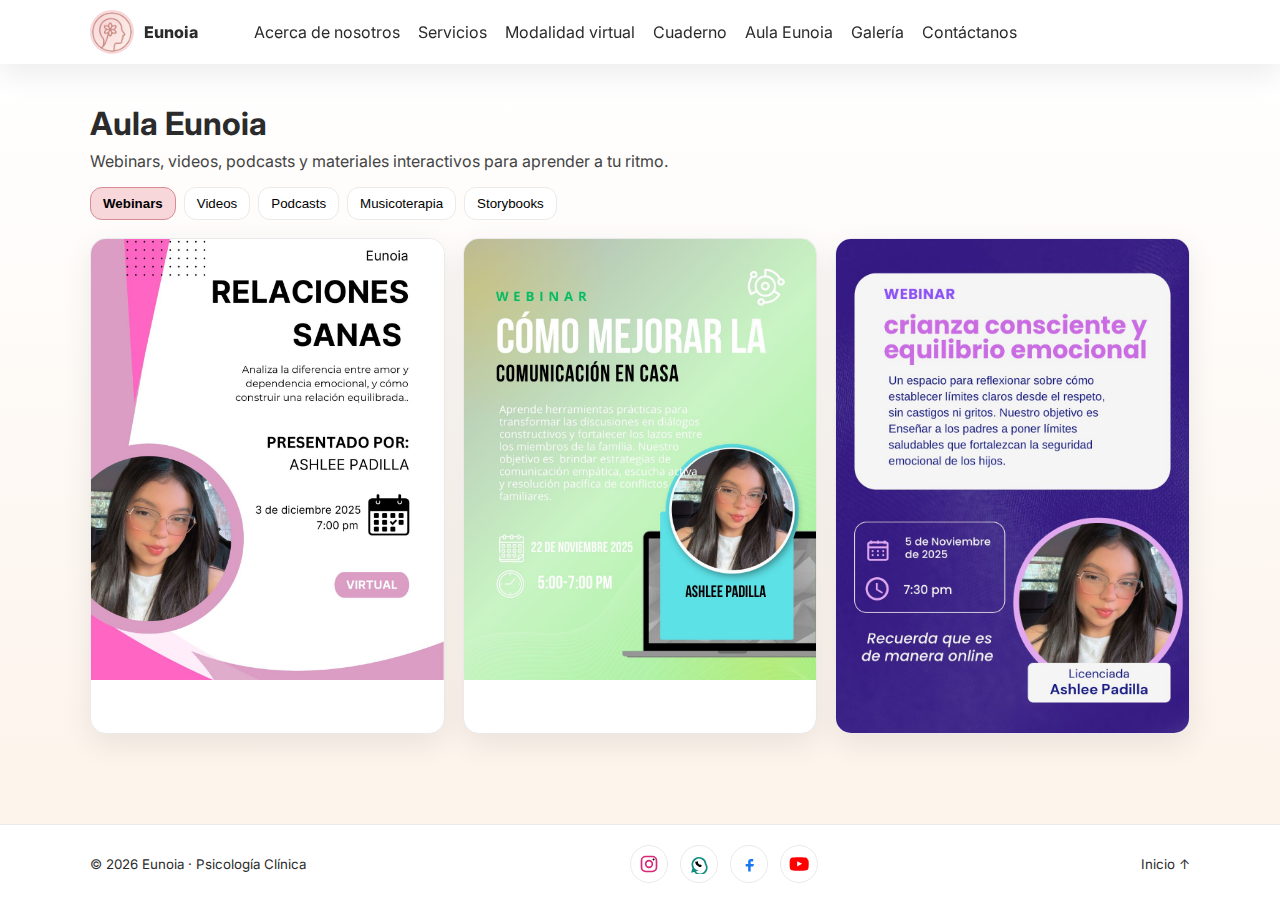
<file: aula-eunoia.html>
<!DOCTYPE html>
<html lang="es">
<head>
  <meta charset="utf-8" />
  <meta name="viewport" content="width=device-width, initial-scale=1" />
  <title>Aula Eunoia — Webinars, videos y recursos</title>
  <meta name="description" content="Aula Eunoia: webinars, videos, podcasts, musicoterapia y storybooks para aprender y reflexionar en familia." />
  <link rel="preconnect" href="https://fonts.googleapis.com">
  <link rel="preconnect" href="https://fonts.gstatic.com" crossorigin>
  <link href="https://fonts.googleapis.com/css2?family=Inter:wght@300;400;600;800&display=swap" rel="stylesheet">
  <style>
    :root{
      --rosa:#F8D7DA; --beige:#FDF4EC; --blanco:#FFFFFF;
      --gris:#EAEAEA; --texto:#2b2b2b; --acento:#d88a95;
      --shadow:0 10px 30px rgba(0,0,0,.08); --radius:16px;
      --maxw:1100px;
    }
    body{margin:0;font-family:Inter,system-ui,-apple-system,Segoe UI,Roboto,Arial,sans-serif;color:var(--texto);background:var(--beige)}
    a{color:inherit;text-decoration:none}
    img{max-width:100%;display:block}
    .container,.section-inner{max-width:var(--maxw);margin:0 auto;padding:0 20px}
    .topbar{position:sticky;top:0;z-index:50;background:var(--blanco);box-shadow:var(--shadow)}
    .nav{display:flex;align-items:center;gap:56px;height:64px}
    .brand{display:flex;align-items:center;gap:10px;font-weight:800}
    .brand-logo{width:40px;height:40px;border-radius:50%;background:radial-gradient(circle at 30% 30%,var(--rosa),var(--beige));border:2px solid var(--rosa);overflow:hidden;flex-shrink:0}
    .brand-logo img{width:100%;height:100%;object-fit:cover}
    .nav-links{display:flex;gap:18px;align-items:center}
    .cta{display:inline-block;background:var(--rosa);padding:10px 16px;border-radius:12px;border:2px solid var(--acento);font-weight:600;text-align:center}
    .tabs{display:flex;gap:8px;flex-wrap:wrap;margin-bottom:18px}
    .tab{border:1px solid var(--gris);background:var(--blanco);padding:8px 12px;border-radius:12px;cursor:pointer}
    .tab.active{background:var(--rosa);border-color:var(--acento);font-weight:600}
    .tab-panel{display:none}
    .tab-panel.active{display:block}
    .grid-3{display:grid;grid-template-columns:repeat(3,1fr);gap:18px}
    .grid-2{display:grid;grid-template-columns:repeat(2,1fr);gap:18px}
    @media(max-width:900px){.grid-3,.grid-2{grid-template-columns:1fr}}
    .card{background:var(--blanco);border:1px solid var(--gris);border-radius:var(--radius);box-shadow:var(--shadow)}
    footer{background:var(--blanco);border-top:1px solid var(--gris);padding:20px;margin-top:60px}
    .footer-wrap{display:flex;justify-content:space-between;align-items:center;gap:12px;flex-wrap:wrap}
    .social{display:flex;gap:12px}
    .social a{display:inline-flex;align-items:center;justify-content:center;width:36px;height:36px;border-radius:999px;border:1px solid var(--gris);background:var(--blanco)}
    .social a:hover{box-shadow:var(--shadow)}
    .social .ig{color:#d62976}
    .social .wa{color:#128C7E}
    .social .fb{color:#1877F2}
    .social .yt{color:#FF0000}
  </style>
</head>
<body>

<header class="topbar">
  <div class="container">
    <nav class="nav" id="mainNav">
      <a href="index.html" class="brand">
        <span class="brand-logo"><img src="assets/logo.png" alt="" aria-hidden="true"></span>
        <span>Eunoia</span>
      </a>
      <div class="nav-links">
        <a href="acerca.html">Acerca de nosotros</a>
        <a href="servicios.html">Servicios</a>
        <a href="modalidad.html">Modalidad virtual</a>
        <a href="cuaderno-eunoia.html">Cuaderno</a>
        <a href="aula-eunoia.html" aria-current="page">Aula Eunoia</a>
        <a href="galeria.html">Galería</a>
        <a href="contacto.html">Contáctanos</a>
      </div>
    </nav>
  </div>
</header>

<section class="hero" style="background:linear-gradient(180deg,var(--blanco),var(--beige));padding:40px 0 30px">
  <div class="section-inner">
    <h1 style="margin:0 0 8px">Aula Eunoia</h1>
    <p style="margin:0 0 16px;color:#444">Webinars, videos, podcasts y materiales interactivos para aprender a tu ritmo.</p>

    <div class="tabs" role="tablist">
      <button class="tab active" data-target="#panel-webinars">Webinars</button>
      <button class="tab" data-target="#panel-videos">Videos</button>
      <button class="tab" data-target="#panel-podcasts">Podcasts</button>
      <button class="tab" data-target="#panel-musicoterapia">Musicoterapia</button>
      <button class="tab" data-target="#panel-storybooks">Storybooks</button>
    </div>

    <!-- PANEL WEBINARS -->
    <div id="panel-webinars" class="tab-panel active">
      <div class="grid-3">
        <div class="card" style="padding:0;overflow:hidden;border-radius:16px">
          <img src="assets/webinar (1).jpeg" alt="Webinar 1" style="width:100%;aspect-ratio:4/5;object-fit:cover;display:block;" loading="lazy">
        </div>
        <div class="card" style="padding:0;overflow:hidden;border-radius:16px">
          <img src="assets/webinar (2).jpeg" alt="Webinar 2" style="width:100%;aspect-ratio:4/5;object-fit:cover;display:block;" loading="lazy">
        </div>
        <div class="card" style="padding:0;overflow:hidden;border-radius:16px">
          <img src="assets/webinar (3).jpeg" alt="Webinar 3" style="width:100%;aspect-ratio:5/7;object-fit:cover;display:block;" loading="lazy">
        </div>
      </div>
    </div>

    <!-- PANEL VIDEOS -->
    <div id="panel-videos" class="tab-panel">
      <div class="grid-3">
        <div class="card" style="padding:12px">
          <iframe width="100%" height="220" src="https://www.youtube.com/embed/xBwD-xl3UP0" title="Video 1" frameborder="0" allowfullscreen></iframe>
        </div>
        <div class="card" style="padding:12px">
          <iframe width="100%" height="220" src="https://www.youtube.com/embed/q4pzXv3GN_I?si=UaUMeVkFo1p2u4QX" title="Video 2" frameborder="0" allowfullscreen></iframe>
        </div>
        <div class="card" style="padding:12px">
          <iframe width="100%" height="220" src="https://www.youtube.com/embed/3R7e6uvE3Nw?si=WOzRB95ZahDNT1p6" title="Video 3" frameborder="0" allowfullscreen></iframe>
        </div>
      </div>
    </div>

    <!-- PANEL PODCASTS -->
    <div id="panel-podcasts" class="tab-panel">
      <div class="grid-2">
        <div class="card" style="padding:12px">
          <iframe width="100%" height="220" src="https://www.youtube.com/embed/HDnNrrgqB9c?si=Bf1ASu6MOw18OUtY" title="Episodio 01 · El Mareo en la Ansiedad" frameborder="0" allowfullscreen></iframe>
        </div>
        <div class="card" style="padding:12px">
          <iframe width="100%" height="220" src="https://www.youtube.com/embed/2LGbEqi2uIU?si=8s2OltihqeuefWHq" title="Episodio 02 · Psicología del Bienestar" frameborder="0" allowfullscreen></iframe>
        </div>
      </div>
    </div>

    <!-- PANEL MUSICOTERAPIA -->
    <div id="panel-musicoterapia" class="tab-panel">
      <div class="grid-3">
        <div class="card" style="padding:12px">
          <iframe width="100%" height="220" src="https://www.youtube.com/embed/263Vb6xiifo?si=qTJ1kB0JUT2o5Pst" title="Sesión 1 · Musicoterapia" frameborder="0" allowfullscreen></iframe>
        </div>
        <div class="card" style="padding:12px">
          <iframe width="100%" height="220" src="https://www.youtube.com/embed/EEKLlS2H0cI?si=STdiZ_WI_9Kw2mEJ" title="Sesión 2 · Musicoterapia" frameborder="0" allowfullscreen></iframe>
        </div>
        <div class="card" style="padding:12px">
          <iframe width="100%" height="220" src="https://www.youtube.com/embed/juar8gQojdc?si=ksRJY18QuBtVzofg" title="Sesión 3 · Musicoterapia" frameborder="0" allowfullscreen></iframe>
        </div>
      </div>
    </div>

    <!-- PANEL STORYBOOKS -->
    <div id="panel-storybooks" class="tab-panel">
      <div class="grid-3">
        <div class="card storybook" data-src="https://www.calameo.com/read/008080118042dc4b8bddf" style="padding:0;border-radius:18px;overflow:hidden;cursor:pointer;text-align:center;">
          <img src="assets/libros (3).png" alt="El Secreto del Tejado Ondulado" style="width:100%;aspect-ratio:4/5;object-fit:cover;display:block;">
          <div style="padding:10px"><h4 style="margin:0">El Secreto del Tejado Ondulado</h4></div>
        </div>
        <div class="card storybook" data-src="https://www.calameo.com/read/00808011824bba52704a2" style="padding:0;border-radius:18px;overflow:hidden;cursor:pointer;text-align:center;">
          <img src="assets/libros (2).png" alt="El Puerto de la Casa Flotante" style="width:100%;aspect-ratio:4/5;object-fit:cover;display:block;">
          <div style="padding:10px"><h4 style="margin:0">El Puerto de la Casa Flotante</h4></div>
        </div>
        <div class="card storybook" data-src="https://www.calameo.com/read/00808011883f56824c067" style="padding:0;border-radius:18px;overflow:hidden;cursor:pointer;text-align:center;">
          <img src="assets/libros (1).png" alt="El Jardín del Potencial" style="width:100%;aspect-ratio:5/7;object-fit:cover;display:block;">
          <div style="padding:10px"><h4 style="margin:0">El Jardín del Potencial</h4></div>
        </div>
      </div>
    </div>
  </div>
</section>

<!-- MODAL LIGHTBOX PARA STORYBOOKS -->
<div id="storybookModal" style="position:fixed;inset:0;background:rgba(0,0,0,.65);display:none;align-items:center;justify-content:center;z-index:1000;">
  <div style="position:relative;width:90%;max-width:900px;background:#fff;border-radius:16px;overflow:hidden;box-shadow:0 10px 40px rgba(0,0,0,.25);">
    <button id="closeStorybook" aria-label="Cerrar" style="position:absolute;top:10px;right:12px;border:0;background:#fff;border-radius:50%;width:36px;height:36px;font-size:18px;cursor:pointer;box-shadow:0 2px 6px rgba(0,0,0,.2);z-index:2;">✕</button>
    <iframe id="storybookFrame" src="" width="100%" height="600" style="border:0;display:block;"></iframe>
  </div>
</div>

<!-- FOOTER -->
<footer>
  <div class="container footer-wrap">
    <small>© <span id="year"></span> Eunoia · Psicología Clínica</small>
    <div class="social" aria-label="Redes sociales">
      <a class="ig" href="https://www.instagram.com/ashlee_padilla_/" target="_blank" rel="noopener" aria-label="Instagram">
        <svg viewBox="0 0 24 24" width="20" height="20" aria-hidden="true"><rect x="3" y="3" width="18" height="18" rx="5" fill="none" stroke="currentColor" stroke-width="2"/><circle cx="12" cy="12" r="4" fill="none" stroke="currentColor" stroke-width="2"/><circle cx="17.5" cy="6.5" r="1.2"/></svg>
      </a>
      <a class="wa" href="https://wa.me/50248450429" target="_blank" rel="noopener" aria-label="WhatsApp">
        <svg viewBox="0 0 24 24" width="20" height="20" aria-hidden="true"><path d="M20 12a8 8 0 1 1-14.7 4.6L4 21l4.5-1.2A8 8 0 1 1 20 12Z" fill="none" stroke="currentColor" stroke-width="2"/><path d="M8.5 9.5c.4-1 1.2-1 1.6-.9.3.1.6.6.7.8.2.4.1.6 0 .8-.1.1-.2.3 0 .6.2.4.9 1.6 2.1 2.1.3.1.5 0 .6 0 .2-.1.4-.3.8 0 .3.2.8.4.9.7.1.3 0 1.1-.6 1.6-.6.4-1.3.5-2.1.3-1.8-.4-3.9-2.4-4.5-3.7-.4-.8-.5-1.4-.5-1.8 0-.5.2-.9.4-1.1Z"/></svg>
      </a>
      <a class="fb" href="https://www.facebook.com/ashlee.ybarra.92" target="_blank" rel="noopener" aria-label="Facebook">
        <svg viewBox="0 0 24 24" width="20" height="20" aria-hidden="true"><path d="M14 9h3V6h-3c-1.7 0-3 1.3-3 3v3H8v3h3v6h3v-6h3l1-3h-4V9c0-.6.4-1 1-1Z" fill="currentColor"/></svg>
      </a>
      <a class="yt" href="https://www.youtube.com/@ashleeepadilla25" target="_blank" rel="noopener" aria-label="YouTube">
        <svg viewBox="0 0 24 24" width="22" height="22" aria-hidden="true"><path d="M21.8 8s-.2-1.5-.8-2.1c-.8-.8-1.6-.8-2-1C16.7 4.5 12 4.5 12 4.5h-.1s-4.7 0-7 0.4c-.4.2-1.2.2-2 1C2.2 6.5 2 8 2 8S1.8 9.7 1.8 11.3v1.3c0 1.6.2 3.3.2 3.3s.2 1.5.8 2.1c.8.8 1.9.8 2.4 1 1.8.2 7 .4 7 .4s4.7 0 7-.4c.4-.2 1.6-.2 2.4-1 .6-.6.8-2.1.8-2.1s.2-1.6.2-3.3v-1.3c0-1.6-.2-3.3-.2-3.3zM10 14.7V8.9l5.3 2.9-5.3 2.9z" fill="currentColor"/></svg>
      </a>
    </div>
    <small><a href="index.html">Inicio ↑</a></small>
  </div>
</footer>

<script>
  document.getElementById('year').textContent = new Date().getFullYear();

  // Tabs
  document.querySelectorAll('.tab').forEach(tab=>{
    tab.addEventListener('click',()=>{
      document.querySelectorAll('.tab').forEach(t=>t.classList.remove('active'));
      document.querySelectorAll('.tab-panel').forEach(p=>p.classList.remove('active'));
      tab.classList.add('active');
      const tgt=document.querySelector(tab.dataset.target);
      if(tgt) tgt.classList.add('active');
    });
  });

  // Lightbox Storybooks
  document.querySelectorAll('.storybook').forEach(card=>{
    card.addEventListener('click',()=>{
      const url=card.dataset.src;
      const modal=document.getElementById('storybookModal');
      const frame=document.getElementById('storybookFrame');
      frame.src=url;
      modal.style.display='flex';
      document.body.style.overflow='hidden';
    });
  });
  document.getElementById('closeStorybook').addEventListener('click',()=>{
    const modal=document.getElementById('storybookModal');
    const frame=document.getElementById('storybookFrame');
    modal.style.display='none';
    frame.src='';
    document.body.style.overflow='';
  });
  document.getElementById('storybookModal').addEventListener('click',e=>{
    if(e.target===e.currentTarget)document.getElementById('closeStorybook').click();
  });
</script>

</body>
</html>
</file>
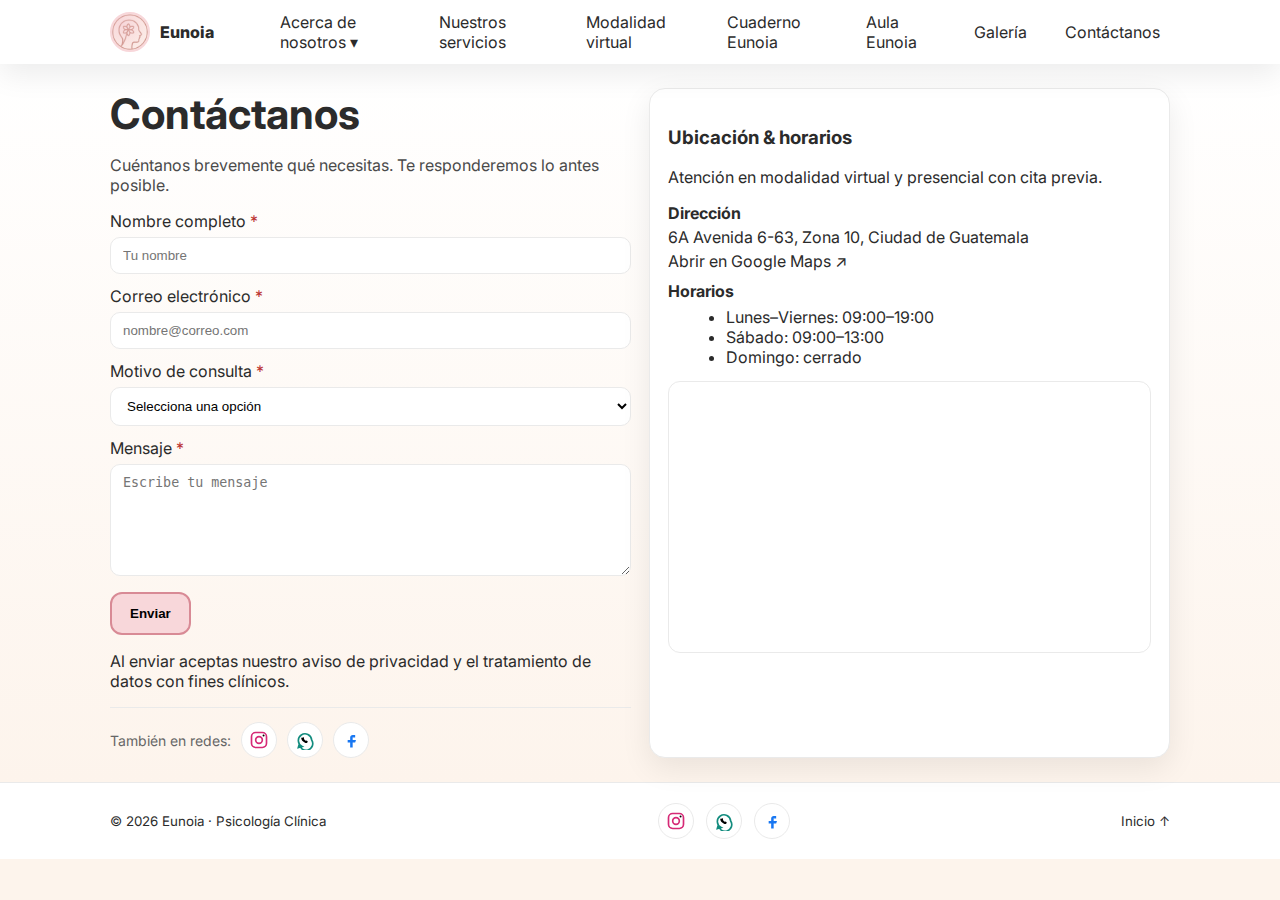
<file: contacto.html>
<!DOCTYPE html>
<html lang="es">
<head>
  <title>Contáctanos — Eunoia</title>
  <meta name="description" content="Agenda tu consulta o solicita información. Atención virtual y presencial con cita previa.">
  <meta charset="utf-8" />
  <meta name="viewport" content="width=device-width, initial-scale=1" />
  <link rel="preconnect" href="https://fonts.googleapis.com">
  <link rel="preconnect" href="https://fonts.gstatic.com" crossorigin>
  <link href="https://fonts.googleapis.com/css2?family=Inter:wght@300;400;600;800&display=swap" rel="stylesheet">
  <link rel="stylesheet" href="assets/style.css">
  <style>
    /* Refuerzos mínimos por si faltan en style.css */
    :root{ --rosa:#F8D7DA; --beige:#FDF4EC; --blanco:#FFFFFF; --gris:#EAEAEA; --acento:#d88a95; --shadow:0 10px 30px rgba(0,0,0,.08); --radius:16px; --maxw:1100px;}
    .section-inner{max-width:var(--maxw);margin:0 auto;padding:0 20px}
    .card{background:var(--blanco);border:1px solid var(--gris);border-radius:16px;box-shadow:var(--shadow)}
    .grid-2{display:grid;grid-template-columns:repeat(2,1fr);gap:18px}
    @media (max-width:900px){.grid-2{grid-template-columns:1fr}}
    .form .field{margin-bottom:12px}
    .form label{display:block;margin:0 0 6px}
    .form input,.form select,.form textarea{width:100%;padding:10px 12px;border:1px solid var(--gris);border-radius:10px;background:var(--blanco)}
    .form .req{color:#b33}
    .error{display:none;color:#b33;font-size:13px;margin:4px 0 0}
    .actions{display:flex;align-items:center;gap:10px;margin-top:8px}
    .form-status{font-size:14px}
    /* Header brand con foto */
    .brand-logo{width:40px;height:40px;border-radius:50%;background:radial-gradient(circle at 30% 30%, var(--rosa), var(--beige));border:2px solid var(--rosa);position:relative;overflow:hidden;flex-shrink:0}
    .brand-logo img{position:absolute;inset:0;width:100%;height:100%;object-fit:cover}
    .brand-logo::after{content:"";position:absolute;inset:0;background:radial-gradient(circle at 30% 30%, rgba(248,215,218,.35), rgba(253,244,236,.15))}
    /* Footer social */
    .footer-wrap{display:flex;justify-content:space-between;align-items:center;gap:12px;flex-wrap:wrap}
    .social{display:flex;gap:12px}
    .social a{display:inline-flex;align-items:center;justify-content:center;width:36px;height:36px;border-radius:999px;border:1px solid var(--gris);background:var(--blanco)}
    .social a:hover{box-shadow:var(--shadow)}
    .social .ig{color:#d62976}.social .wa{color:#128C7E}.social .fb{color:#1877F2}
    .inline-social{
      display:flex; align-items:center; gap:10px; flex-wrap:wrap;
    }
    .inline-social__label{
      font-size:14px; color:#666;
    }
    .inline-social .ig{color:#d62976}
    .inline-social .wa{color:#128C7E}
    .inline-social .fb{color:#1877F2}
    .inline-social a{
      display:inline-flex; align-items:center; justify-content:center;
      width:36px; height:36px; border-radius:999px; border:1px solid var(--gris);
      background:var(--blanco);
    }
    .inline-social a:hover{ box-shadow:0 10px 30px rgba(0,0,0,.08); }
  </style>
</head>
<body>

<!-- HEADER estándar -->
<header class="topbar" role="banner">
  <div class="container">
    <nav class="nav" role="navigation" aria-label="Principal" id="mainNav">
      <a href="index.html" class="brand">
        <span class="brand-logo"><img src="/assets/logo.png" alt="" aria-hidden="true"></span>
        <span>Eunoia</span>
      </a>
      <button class="hamburger" aria-label="Abrir menú" aria-expanded="false" aria-controls="menu">☰</button>
      <div class="nav-links" id="menu">
        <div class="dropdown" aria-expanded="false">
          <a href="acerca.html" class="dropdown-toggle" role="button" aria-haspopup="true" aria-expanded="false">Acerca de nosotros ▾</a>
          <div class="dropdown-menu" role="menu" aria-label="Submenú Acerca de nosotros">
            <a href="acerca.html#mision" role="menuitem">Misión</a>
            <a href="acerca.html#vision" role="menuitem">Visión</a>
            <a href="acerca.html#identidad" role="menuitem">Identidad profesional</a>
          </div>
        </div>
        <a href="servicios.html">Nuestros servicios</a>
        <a href="modalidad.html">Modalidad virtual</a>
        <a href="cuaderno-eunoia.html">Cuaderno Eunoia</a>
        <a href="aula-eunoia.html">Aula Eunoia</a>
        <a href="galeria.html">Galería</a>
        <a href="contacto.html" aria-current="page">Contáctanos</a>
      </div>
    </nav>
  </div>
</header>

<!-- CONTACTO -->
<section id="contacto" aria-labelledby="contacto-title" style="background:linear-gradient(180deg,var(--blanco),var(--beige));padding:24px 0">
  <div class="section-inner grid-2">
    <div>
      <h1 id="contacto-title">Contáctanos</h1>
      <p class="lead">Cuéntanos brevemente qué necesitas. Te responderemos lo antes posible.</p>

      <form id="contactForm" class="form" data-endpoint="" novalidate>
        <div class="field">
          <label for="nombre">Nombre completo <span class="req" aria-hidden="true">*</span></label>
          <input id="nombre" name="nombre" type="text" required autocomplete="name" placeholder="Tu nombre" />
          <p class="error" id="err-nombre">Este campo es obligatorio.</p>
        </div>

        <div class="field">
          <label for="email">Correo electrónico <span class="req" aria-hidden="true">*</span></label>
          <input id="email" name="email" type="email" inputmode="email" required autocomplete="email" placeholder="nombre@correo.com" />
          <p class="error" id="err-email">Ingresa un correo válido.</p>
        </div>

        <div class="field">
          <label for="motivo">Motivo de consulta <span class="req" aria-hidden="true">*</span></label>
          <select id="motivo" name="motivo" required>
            <option value="" selected disabled>Selecciona una opción</option>
            <option>Primera consulta</option>
            <option>Seguimiento</option>
            <option>Información de servicios</option>
          </select>
          <p class="error" id="err-motivo">Selecciona una opción.</p>
        </div>

        <div class="field">
          <label for="mensaje">Mensaje <span class="req" aria-hidden="true">*</span></label>
          <textarea id="mensaje" name="mensaje" rows="6" required placeholder="Escribe tu mensaje"></textarea>
          <p class="error" id="err-mensaje">Cuéntanos brevemente qué necesitas.</p>
        </div>

        <!-- Anti-spam -->
        <input type="text" name="_honeypot" style="display:none" tabindex="-1" autocomplete="off" aria-hidden="true">

        <div class="actions">
          <button type="submit" class="cta" id="btnEnviar">Enviar</button>
          <span class="form-status" id="formStatus" role="status" aria-live="polite"></span>
        </div>

        <p class="notice">Al enviar aceptas nuestro aviso de privacidad y el tratamiento de datos con fines clínicos.</p>
      </form>
      <hr style="margin:14px 0;border:0;border-top:1px solid var(--gris)">
      <div class="inline-social" aria-label="Síguenos en redes">
        <span class="inline-social__label">También en redes:</span>
        <a class="ig" href="https://www.instagram.com/ashlee_padilla_/" target="_blank" rel="noopener" aria-label="Instagram">
          <svg viewBox="0 0 24 24" width="20" height="20" aria-hidden="true">
            <rect x="3" y="3" width="18" height="18" rx="5" fill="none" stroke="currentColor" stroke-width="2"/>
            <circle cx="12" cy="12" r="4" fill="none" stroke="currentColor" stroke-width="2"/>
            <circle cx="17.5" cy="6.5" r="1.2"/>
          </svg>
        </a>
        <a class="wa" href="https://wa.me/50248450429" target="_blank" rel="noopener" aria-label="WhatsApp">
          <svg viewBox="0 0 24 24" width="20" height="20" aria-hidden="true">
            <path d="M20 12a8 8 0 1 1-14.7 4.6L4 21l4.5-1.2A8 8 0 1 1 20 12Z" fill="none" stroke="currentColor" stroke-width="2"/>
            <path d="M8.5 9.5c.4-1 1.2-1 1.6-.9.3.1.6.6.7.8.2.4.1.6 0 .8-.1.1-.2.3 0 .6.2.4.9 1.6 2.1 2.1.3.1.5 0 .6 0 .2-.1.4-.3.8 0 .3.2.8.4.9.7.1.3 0 1.1-.6 1.6-.6.4-1.3.5-2.1.3-1.8-.4-3.9-2.4-4.5-3.7-.4-.8-.5-1.4-.5-1.8 0-.5.2-.9.4-1.1Z"/>
          </svg>
        </a>
        <a class="fb" href="https://www.facebook.com/ashlee.ybarra.92" target="_blank" rel="noopener" aria-label="Facebook">
          <svg viewBox="0 0 24 24" width="20" height="20" aria-hidden="true">
            <path d="M14 9h3V6h-3c-1.7 0-3 1.3-3 3v3H8v3h3v6h3v-6h3l1-3h-4V9c0-.6.4-1 1-1Z" fill="currentColor"/>
          </svg>
        </a>
      </div>
    </div>

    <div class="card" style="padding:18px">
      <h3>Ubicación & horarios</h3>
      <p>Atención en modalidad virtual y presencial con cita previa.</p>

      <div style="display:grid;gap:10px;margin:10px 0 14px">
        <div>
          <strong>Dirección</strong>
          <p style="margin:4px 0 0">6A Avenida 6-63, Zona 10, Ciudad de Guatemala</p>
          <p style="margin:4px 0 0">
            <a href="https://www.google.com/maps?q=6A+Avenida+6-63,+Zona+10,+Ciudad+de+Guatemala" target="_blank" rel="noopener">
              Abrir en Google Maps ↗
            </a>
          </p>
        </div>

        <div>
          <strong>Horarios</strong>
          <ul style="margin:6px 0 0 18px">
            <li>Lunes–Viernes: 09:00–19:00</li>
            <li>Sábado: 09:00–13:00</li>
            <li>Domingo: cerrado</li>
          </ul>
        </div>
      </div>

      <div style="aspect-ratio:16/9;border-radius:12px;overflow:hidden;border:1px solid var(--gris)">
        <iframe title="Mapa — Eunoia"
                src="https://www.google.com/maps?q=6A+Avenida+6-63,+Zona+10,+Ciudad+de+Guatemala&output=embed"
                width="100%" height="100%" style="border:0" loading="lazy"
                referrerpolicy="no-referrer-when-downgrade"></iframe>
      </div>
    </div>
  </div>
</section>

<!-- FOOTER estándar con redes -->
<footer>
  <div class="container footer-wrap">
    <small>© <span id="year"></span> Eunoia · Psicología Clínica</small>
    <div class="social" aria-label="Redes sociales">
      <a class="ig" href="https://www.instagram.com/ashlee_padilla_/" target="_blank" rel="noopener" aria-label="Instagram">
        <svg viewBox="0 0 24 24" width="20" height="20" aria-hidden="true"><rect x="3" y="3" width="18" height="18" rx="5" fill="none" stroke="currentColor" stroke-width="2"/><circle cx="12" cy="12" r="4" fill="none" stroke="currentColor" stroke-width="2"/><circle cx="17.5" cy="6.5" r="1.2"/></svg>
      </a>
      <a class="wa" href="https://wa.me/50248450429" target="_blank" rel="noopener" aria-label="WhatsApp">
        <svg viewBox="0 0 24 24" width="20" height="20" aria-hidden="true"><path d="M20 12a8 8 0 1 1-14.7 4.6L4 21l4.5-1.2A8 8 0 1 1 20 12Z" fill="none" stroke="currentColor" stroke-width="2"/><path d="M8.5 9.5c.4-1 1.2-1 1.6-.9.3.1.6.6.7.8.2.4.1.6 0 .8-.1.1-.2.3 0 .6.2.4.9 1.6 2.1 2.1.3.1.5 0 .6 0 .2-.1.4-.3.8 0 .3.2.8.4.9.7.1.3 0 1.1-.6 1.6-.6.4-1.3.5-2.1.3-1.8-.4-3.9-2.4-4.5-3.7-.4-.8-.5-1.4-.5-1.8 0-.5.2-.9.4-1.1Z"/></svg>
      </a>
      <a class="fb" href="https://www.facebook.com/ashlee.ybarra.92" target="_blank" rel="noopener" aria-label="Facebook">
        <svg viewBox="0 0 24 24" width="20" height="20" aria-hidden="true"><path d="M14 9h3V6h-3c-1.7 0-3 1.3-3 3v3H8v3h3v6h3v-6h3l1-3h-4V9c0-.6.4-1 1-1Z" fill="currentColor"/></svg>
      </a>
    </div>
    <small><a href="index.html">Inicio ↑</a></small>
  </div>
</footer>

<script src="assets/script.js"></script>
<script>
  // Validación accesible + envío (endpoint opcional)
  (function(){
    const f = document.getElementById('contactForm');
    if(!f) return;
    const status = document.getElementById('formStatus');
    const btn = document.getElementById('btnEnviar');

    function showErr(id, show){ const el = document.getElementById(id); if(el){ el.style.display = show ? 'block' : 'none'; } }

    f.addEventListener('submit', async (e)=>{
      e.preventDefault();
      const data = new FormData(f);
      const nombre = (data.get('nombre')||'').trim();
      const email  = (data.get('email')||'').trim();
      const motivo = (data.get('motivo')||'').trim();
      const mensaje= (data.get('mensaje')||'').trim();
      const honey  = (data.get('_honeypot')||'').trim();

      let ok = true;
      showErr('err-nombre', !nombre); if(!nombre) ok=false;
      const emailOk = /^[^\\s@]+@[^\\s@]+\\.[^\\s@]+$/.test(email);
      showErr('err-email', !emailOk); if(!emailOk) ok=false;
      showErr('err-motivo', !motivo); if(!motivo) ok=false;
      showErr('err-mensaje', !mensaje); if(!mensaje) ok=false;
      if(honey){ ok=false; }

      if(!ok){ status.textContent = 'Revisa los campos en rojo.'; return; }

      const endpoint = f.dataset.endpoint;
      const btnNode = btn || f.querySelector('button[type="submit"]');
      if(btnNode) btnNode.disabled = true;
      status.textContent = 'Enviando…';

      try{
        if(endpoint){
          const res = await fetch(endpoint, {method:'POST', body:data});
          if(!res.ok) throw new Error('Error de red');
          status.textContent = '¡Gracias! Te contactaremos pronto.';
          f.reset();
        } else {
          await new Promise(r=>setTimeout(r,800));
          status.textContent = '¡Gracias! Te contactaremos pronto.';
          f.reset();
        }
      } catch(err){
        status.textContent = 'Ocurrió un error al enviar. Inténtalo nuevamente.';
      } finally{
        if(btnNode) btnNode.disabled = false;
      }
    });
  })();
</script>
</body>
</html>
</file>
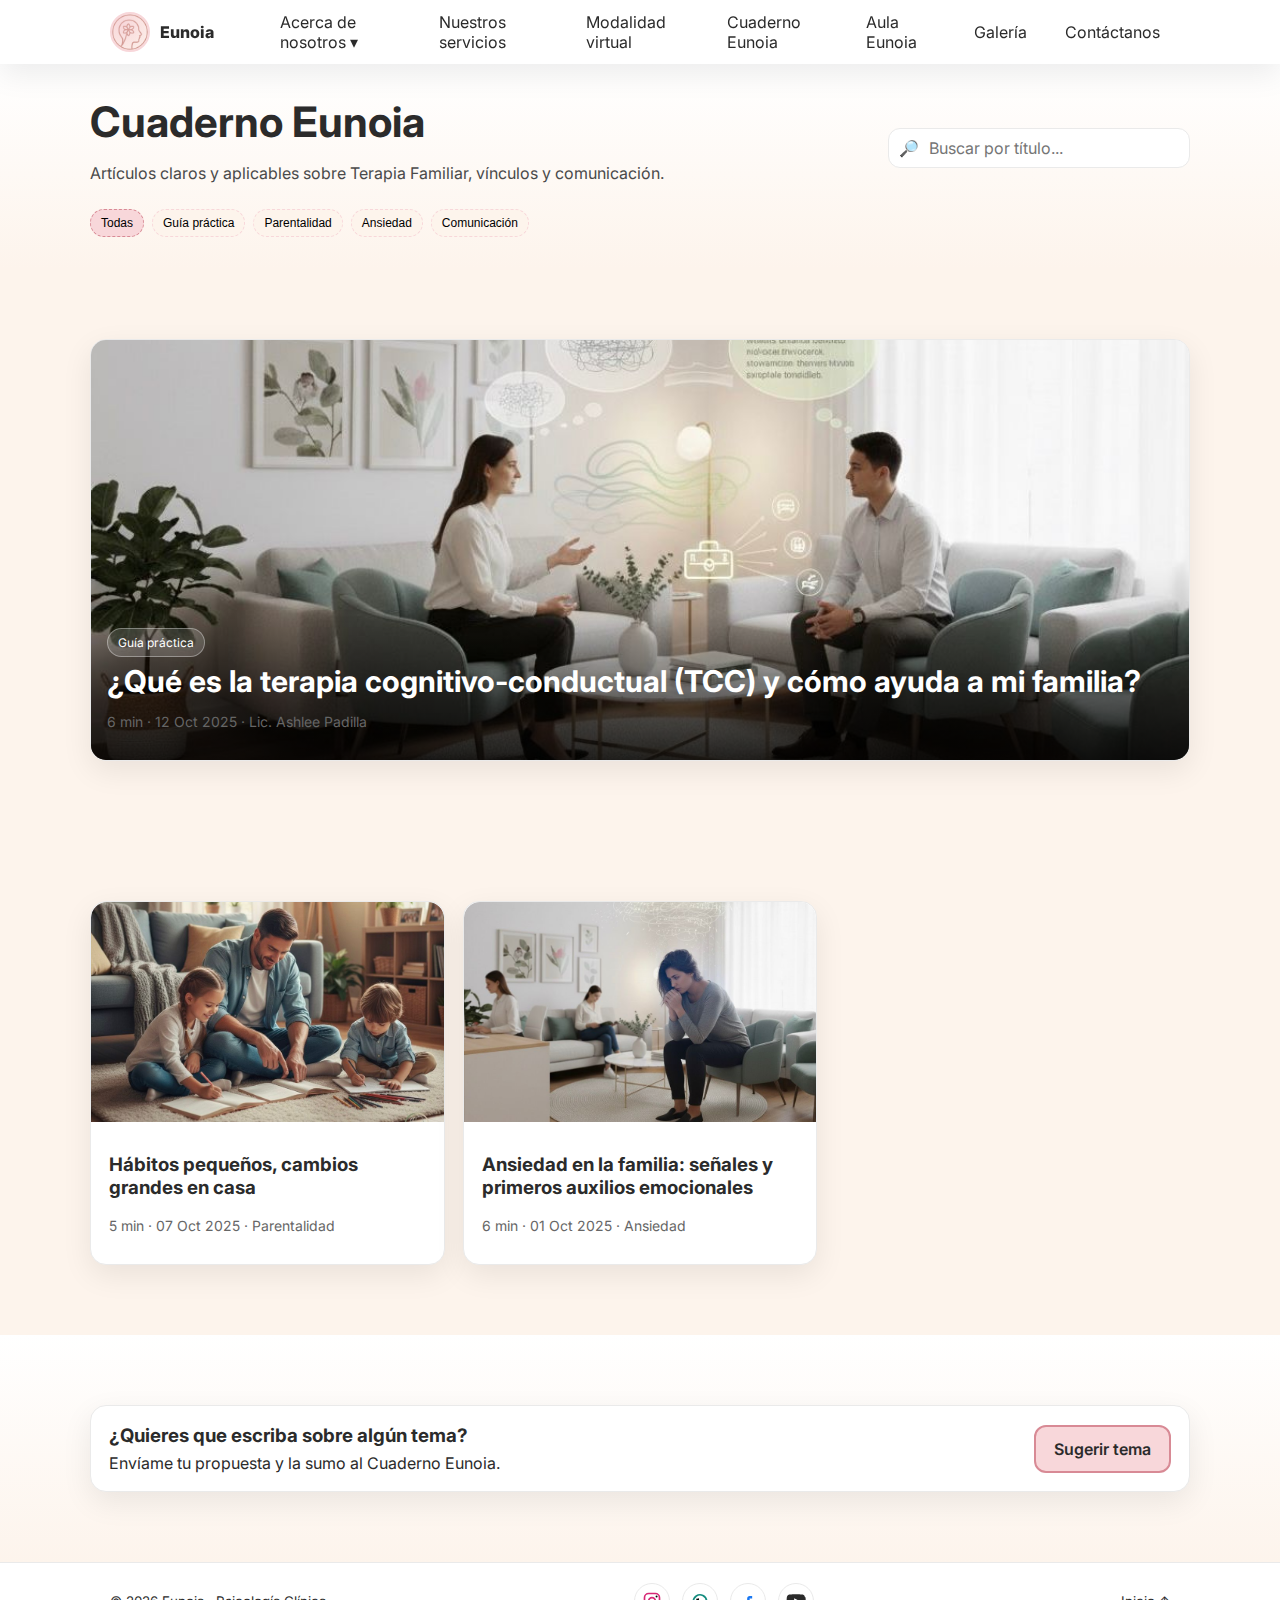
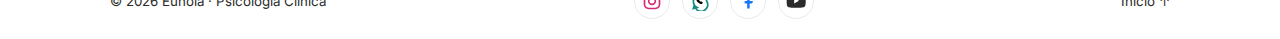
<file: cuaderno-eunoia.html>
<!DOCTYPE html>
<html lang="es">
<head>
  <meta charset="utf-8" />
  <meta name="viewport" content="width=device-width, initial-scale=1" />
  <title>Cuaderno Eunoia — Eunoia</title>
  <meta name="description" content="Cuaderno Eunoia: artículos claros y prácticos sobre Terapia Familiar, vínculos y comunicación.">
  <link rel="preconnect" href="https://fonts.googleapis.com">
  <link rel="preconnect" href="https://fonts.gstatic.com" crossorigin>
  <link href="https://fonts.googleapis.com/css2?family=Inter:wght@300;400;600;800&display=swap" rel="stylesheet">
  <link rel="stylesheet" href="assets/style.css" />
  <style>
    /* Complementos mínimos para el índice del blog */
    .blog-hero{display:flex;align-items:center;justify-content:space-between;gap:12px;flex-wrap:wrap}
    .search{display:flex;gap:8px;align-items:center;background:var(--blanco);border:1px solid var(--gris);border-radius:12px;padding:8px 10px}
    .search input{border:0;outline:none;font:inherit;background:transparent;min-width:220px}
    .tags{display:flex;gap:8px;flex-wrap:wrap}
    .tag-btn{border:1px dashed var(--rosa);background:var(--beige);padding:6px 10px;border-radius:999px;font-size:12px;cursor:pointer}
    .tag-btn.active{background:var(--rosa);border-color:var(--acento)}
    .featured{position:relative;overflow:hidden;border-radius:16px}
    .featured img{width:100%;height:clamp(240px,34vw,420px);object-fit:cover;display:block}
    .featured .overlay{position:absolute;inset:auto 0 0 0;padding:16px;background:linear-gradient(180deg, rgba(0,0,0,0) 0%, rgba(0,0,0,.55) 60%, rgba(0,0,0,.8) 100%);color:#fff}
    .featured .overlay .tag{background:rgba(255,255,255,.15);border:1px solid rgba(255,255,255,.35)}
    .post-grid{display:grid;grid-template-columns:repeat(3,1fr);gap:18px}
    @media (max-width:900px){.post-grid{grid-template-columns:1fr}}
    .post-card{overflow:hidden}
    .post-card img{width:100%;height:clamp(160px,22vw,220px);object-fit:cover;display:block;border-top-left-radius:16px;border-top-right-radius:16px}
    .post-card .body{padding:12px 16px 16px 18px}
    .meta{color:#666;font-size:14px}
    /* Header brand con foto */
    .brand-logo{width:40px;height:40px;border-radius:50%;background:radial-gradient(circle at 30% 30%, var(--rosa), var(--beige));border:2px solid var(--rosa);position:relative;overflow:hidden;flex-shrink:0}
    .brand-logo img{position:absolute;inset:0;width:100%;height:100%;object-fit:cover}
    .brand-logo::after{content:"";position:absolute;inset:0;background:radial-gradient(circle at 30% 30%, rgba(248,215,218,.35), rgba(253,244,236,.15))}
    /* Footer social */
    .footer-wrap{display:flex;justify-content:space-between;align-items:center;gap:12px;flex-wrap:wrap}
    .social{display:flex;gap:12px}
    .social a{display:inline-flex;align-items:center;justify-content:center;width:36px;height:36px;border-radius:999px;border:1px solid var(--gris);background:var(--blanco)}
    .social a:hover{box-shadow:var(--shadow)}
    .social .ig{color:#d62976}.social .wa{color:#128C7E}.social .fb{color:#1877F2}
  </style>
</head>
<body>

<!-- HEADER estándar -->
<header class="topbar" role="banner">
  <div class="container">
    <nav class="nav" role="navigation" aria-label="Principal" id="mainNav">
      <a href="index.html" class="brand">
        <span class="brand-logo"><img src="assets/logo.png" alt="" aria-hidden="true"></span>
        <span>Eunoia</span>
      </a>
      <button class="hamburger" aria-label="Abrir menú" aria-expanded="false" aria-controls="menu">☰</button>
      <div class="nav-links" id="menu">
        <div class="dropdown" aria-expanded="false">
          <a href="acerca.html" class="dropdown-toggle" role="button" aria-haspopup="true" aria-expanded="false">Acerca de nosotros ▾</a>
          <div class="dropdown-menu" role="menu" aria-label="Submenú Acerca de nosotros">
            <a href="acerca.html#mision" role="menuitem">Misión</a>
            <a href="acerca.html#vision" role="menuitem">Visión</a>
            <a href="acerca.html#identidad" role="menuitem">Identidad profesional</a>
          </div>
        </div>
        <a href="servicios.html">Nuestros servicios</a>
        <a href="modalidad.html">Modalidad virtual</a>
        <a href="cuaderno-eunoia.html" aria-current="page">Cuaderno Eunoia</a>
        <a href="aula-eunoia.html">Aula Eunoia</a>
        <a href="galeria.html">Galería</a>
        <a href="contacto.html">Contáctanos</a>
      </div>
    </nav>
  </div>
</header>

<!-- HERO -->
<section style="background:linear-gradient(180deg,var(--blanco),var(--beige));padding:32px 0">
  <div class="section-inner">
    <div class="blog-hero">
      <div>
        <h1>Cuaderno Eunoia</h1>
        <p class="lead">Artículos claros y aplicables sobre Terapia Familiar, vínculos y comunicación.</p>
      </div>
      <label class="search" aria-label="Buscar artículos">
        <span>🔎</span>
        <input id="blog-search" type="search" placeholder="Buscar por título..." aria-controls="posts-list">
      </label>
    </div>
    <div class="tags" style="margin-top:10px" aria-label="Filtrar por etiqueta">
      <button class="tag-btn active" data-tag="todas">Todas</button>
      <button class="tag-btn" data-tag="Guía práctica">Guía práctica</button>
      <button class="tag-btn" data-tag="Parentalidad">Parentalidad</button>
      <button class="tag-btn" data-tag="Ansiedad">Ansiedad</button>
      <button class="tag-btn" data-tag="Comunicación">Comunicación</button>
    </div>
  </div>
</section>

<!-- DESTACADO -->
<section>
  <div class="section-inner">
    <article class="featured card" data-tags="Guía práctica,Comunicación" data-title="¿Qué es la terapia cognitivo-conductual (TCC) y cómo ayuda a mi familia?">
        <a class="post-link" href="post-terapia-cognitivo-conductual.html">
            <img
                src="assets/galeria (10).jpeg"
                alt="Portada TCC en familia"
                loading="lazy"
                onerror="this.onerror=null;this.src='https://picsum.photos/seed/tcc-familia/1600/900';"
            />
            <div class="overlay">
                <span class="tag">Guía práctica</span>
                <h2 style="margin:6px 0 4px">¿Qué es la terapia cognitivo-conductual (TCC) y cómo ayuda a mi familia?</h2>
                <p class="meta">6 min · 12 Oct 2025 · Lic. Ashlee Padilla</p>
            </div>
        </a>
    </article>
  </div>
</section>

<!-- LISTA / GRID -->
<section>
  <div class="section-inner">
    <div class="post-grid" id="posts-list">
      <article class="post-card card" data-tags="Parentalidad,Rutinas" data-title="Hábitos pequeños, cambios grandes en casa">
        <a class="post-link" href="post-habitos-pequenos.html">
          <img src="assets/galeria (11).jpeg" alt="Portada hábitos pequeños" loading="lazy" />
          <div class="body">
            <h3>Hábitos pequeños, cambios grandes en casa</h3>
            <p class="meta">5 min · 07 Oct 2025 · Parentalidad</p>
          </div>
        </a>
      </article>

      <article class="post-card card" data-tags="Ansiedad,Regulación emocional" data-title="Ansiedad en la familia: señales y primeros auxilios emocionales">
        <a class="post-link" href="post-ansiedad-senales.html">
          <img src="assets/galeria (12).jpeg" alt="Portada ansiedad señales" loading="lazy" />
          <div class="body">
            <h3>Ansiedad en la familia: señales y primeros auxilios emocionales</h3>
            <p class="meta">6 min · 01 Oct 2025 · Ansiedad</p>
          </div>
        </a>
      </article>

      <!-- (Opcional) agrega más cards aquí replicando el patrón -->
    </div>
  </div>
</section>

<!-- CTA -->
<section style="background:linear-gradient(180deg,var(--blanco),var(--beige))">
  <div class="section-inner">
    <div class="card" style="padding:18px;display:flex;align-items:center;justify-content:space-between;gap:12px;flex-wrap:wrap">
      <div>
        <h3 style="margin:0 0 6px">¿Quieres que escriba sobre algún tema?</h3>
        <p style="margin:0">Envíame tu propuesta y la sumo al Cuaderno Eunoia.</p>
      </div>
      <a class="cta" href="contacto.html">Sugerir tema</a>
    </div>
  </div>
</section>

<!-- FOOTER estándar con redes -->
<footer>
  <div class="container footer-wrap">
    <small>© <span id="year"></span> Eunoia · Psicología Clínica</small>
    <div class="social" aria-label="Redes sociales">
      <a class="ig" href="https://www.instagram.com/ashlee_padilla_/" target="_blank" rel="noopener" aria-label="Instagram">
        <svg viewBox="0 0 24 24" width="20" height="20" aria-hidden="true"><rect x="3" y="3" width="18" height="18" rx="5" fill="none" stroke="currentColor" stroke-width="2"/><circle cx="12" cy="12" r="4" fill="none" stroke="currentColor" stroke-width="2"/><circle cx="17.5" cy="6.5" r="1.2"/></svg>
      </a>
      <a class="wa" href="https://wa.me/50248450429" target="_blank" rel="noopener" aria-label="WhatsApp">
        <svg viewBox="0 0 24 24" width="20" height="20" aria-hidden="true"><path d="M20 12a8 8 0 1 1-14.7 4.6L4 21l4.5-1.2A8 8 0 1 1 20 12Z" fill="none" stroke="currentColor" stroke-width="2"/><path d="M8.5 9.5c.4-1 1.2-1 1.6-.9.3.1.6.6.7.8.2.4.1.6 0 .8-.1.1-.2.3 0 .6.2.4.9 1.6 2.1 2.1.3.1.5 0 .6 0 .2-.1.4-.3.8 0 .3.2.8.4.9.7.1.3 0 1.1-.6 1.6-.6.4-1.3.5-2.1.3-1.8-.4-3.9-2.4-4.5-3.7-.4-.8-.5-1.4-.5-1.8 0-.5.2-.9.4-1.1Z"/></svg>
      </a>
      <a class="fb" href="https://www.facebook.com/ashlee.ybarra.92" target="_blank" rel="noopener" aria-label="Facebook">
        <svg viewBox="0 0 24 24" width="20" height="20" aria-hidden="true"><path d="M14 9h3V6h-3c-1.7 0-3 1.3-3 3v3H8v3h3v6h3v-6h3l1-3h-4V9c0-.6.4-1 1-1Z" fill="currentColor"/></svg>
      </a>
      <a class="yt" href="https://www.youtube.com/@ashleeepadilla25" target="_blank" rel="noopener" aria-label="YouTube">
        <svg viewBox="0 0 24 24" width="22" height="22" aria-hidden="true"><path d="M21.8 8s-.2-1.5-.8-2.1c-.8-.8-1.6-.8-2-1C16.7 4.5 12 4.5 12 4.5h-.1s-4.7 0-7 0.4c-.4.2-1.2.2-2 1C2.2 6.5 2 8 2 8S1.8 9.7 1.8 11.3v1.3c0 1.6.2 3.3.2 3.3s.2 1.5.8 2.1c.8.8 1.9.8 2.4 1 1.8.2 7 .4 7 .4s4.7 0 7-.4c.4-.2 1.6-.2 2.4-1 .6-.6.8-2.1.8-2.1s.2-1.6.2-3.3v-1.3c0-1.6-.2-3.3-.2-3.3zM10 14.7V8.9l5.3 2.9-5.3 2.9z" fill="currentColor"/></svg>
      </a>
    </div>
    <small><a href="index.html">Inicio ↑</a></small>
  </div>
</footer>

<script src="assets/script.js"></script>
<script>
  // Búsqueda por título (cliente)
  (function(){
    const input = document.getElementById('blog-search');
    const items = Array.from(document.querySelectorAll('[data-title]'));
    if(!input || !items.length) return;
    input.addEventListener('input', ()=>{
      const q = input.value.toLowerCase().trim();
      items.forEach(el=>{
        const t = (el.getAttribute('data-title')||'').toLowerCase();
        el.style.display = t.includes(q) ? '' : 'none';
      });
    });
  })();

  // Filtro por etiquetas (cliente)
  (function(){
    const btns = document.querySelectorAll('.tag-btn');
    const cards = Array.from(document.querySelectorAll('[data-tags]'));
    btns.forEach(btn=>{
      btn.addEventListener('click', ()=>{
        btns.forEach(b=>b.classList.remove('active'));
        btn.classList.add('active');
        const tag = btn.dataset.tag;
        cards.forEach(c=>{
          if(tag==='todas'){ c.style.display=''; return; }
          const tags = (c.getAttribute('data-tags')||'').toLowerCase();
          c.style.display = tags.includes(tag.toLowerCase()) ? '' : 'none';
        });
      });
    });
  })();
</script>
</body>
</html>
</file>
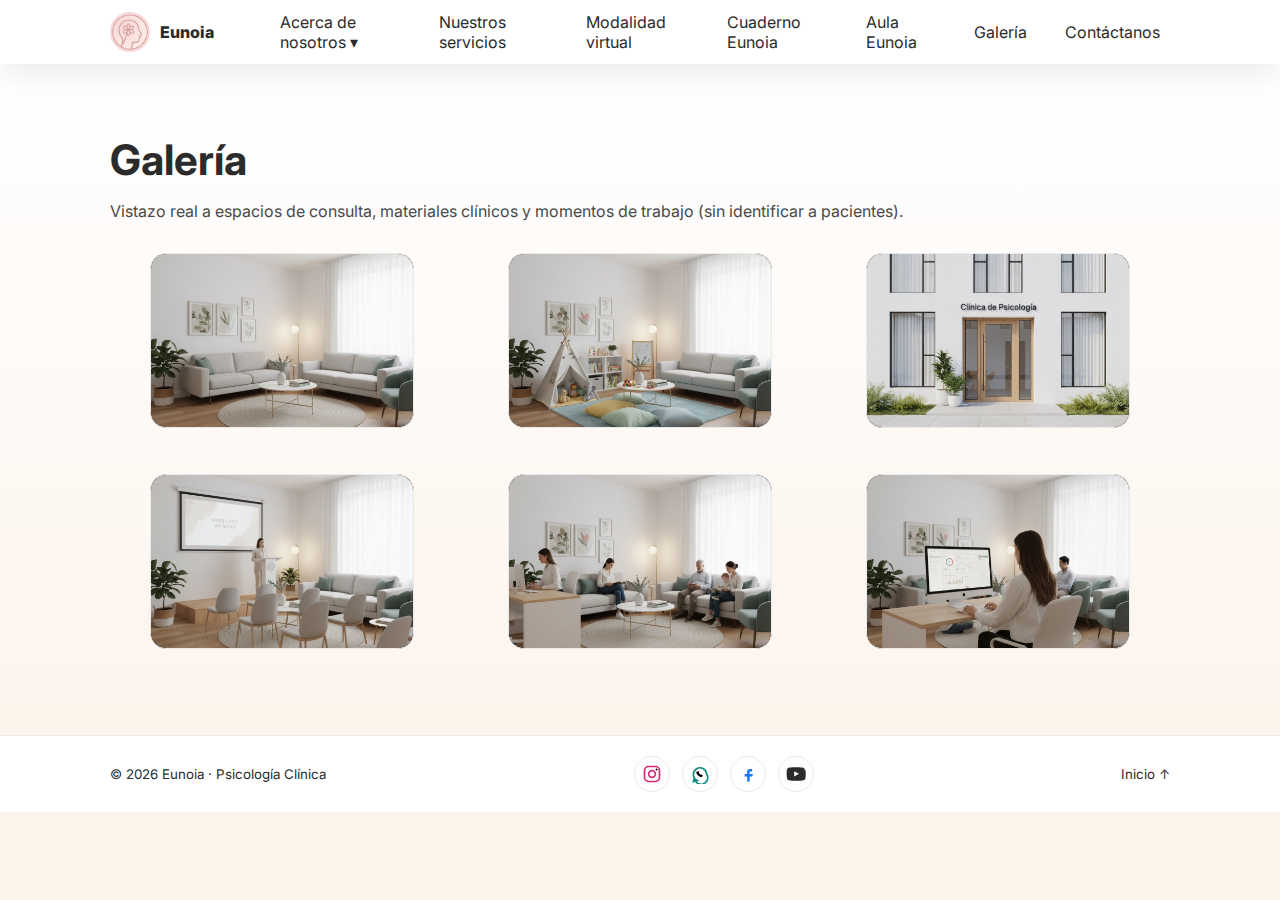
<file: galeria.html>
<!DOCTYPE html>
<html lang="es">
<head>
  <title>Galería — Eunoia</title>
  <meta name="description" content="Eunoia — Psicología clínica con enfoque empático y cálido.">
  <meta charset="utf-8" />
  <meta name="viewport" content="width=device-width, initial-scale=1" />

  <link rel="preconnect" href="https://fonts.googleapis.com">
  <link rel="preconnect" href="https://fonts.gstatic.com" crossorigin>
  <link href="https://fonts.googleapis.com/css2?family=Inter:wght@300;400;600;800&display=swap" rel="stylesheet">
  <link rel="stylesheet" href="assets/style.css">

  <style>
    :root{ --rosa:#F8D7DA; --beige:#FDF4EC; --blanco:#FFFFFF; --gris:#EAEAEA; --acento:#d88a95; --shadow:0 10px 30px rgba(0,0,0,.08); --radius:16px; --maxw:1100px;}
    .section-inner{max-width:var(--maxw);margin:0 auto;padding:0 20px}
    .card{background:var(--blanco);border:1px solid var(--gris);border-radius:var(--radius);box-shadow:var(--shadow)}
    /* Header brand con foto (estándar) */
    .brand-logo{width:40px;height:40px;border-radius:50%;background:radial-gradient(circle at 30% 30%, var(--rosa), var(--beige));border:2px solid var(--rosa);position:relative;overflow:hidden;flex-shrink:0}
    .brand-logo img{position:absolute;inset:0;width:100%;height:100%;object-fit:cover}
    .brand-logo::after{content:"";position:absolute;inset:0;background:radial-gradient(circle at 30% 30%, rgba(248,215,218,.35), rgba(253,244,236,.15))}
    /* Footer social (estándar) */
    .footer-wrap{display:flex;justify-content:space-between;align-items:center;gap:12px;flex-wrap:wrap}
    .social{display:flex;gap:12px}
    .social a{display:inline-flex;align-items:center;justify-content:center;width:36px;height:36px;border-radius:999px;border:1px solid var(--gris);background:var(--blanco)}
    .social a:hover{box-shadow:var(--shadow)}
    .social .ig{color:#d62976}.social .wa{color:#128C7E}.social .fb{color:#1877F2}

    /* Galería */
    .gallery-grid{
      display:grid;
      grid-template-columns:repeat(3,1fr);
      gap:14px;
    }
    @media (max-width:900px){ .gallery-grid{grid-template-columns:1fr} }
    .gallery-item{
      position:relative; overflow:hidden; border-radius:16px; border:1px solid var(--gris);
      cursor:pointer; background:#000;
    }
    .gallery-item::before{content:"";display:block;padding-top:66%} /* rectangulares */
    .gallery-item img{
      position:absolute; inset:0; width:100%; height:100%; object-fit:cover; display:block;
      transition:transform .3s ease, filter .3s ease;
    }
    .gallery-item:hover img{ transform:scale(1.03); filter:brightness(.95) }

    /* Visor (lightbox) */
    .lightbox{position:fixed; inset:0; background:rgba(0,0,0,.85); display:none; align-items:center; justify-content:center; z-index:9999}
    .lightbox.open{display:flex}
    .lb-inner{max-width:min(1100px,92vw); max-height:86vh; position:relative}
    .lb-img{width:100%; height:auto; max-height:86vh; object-fit:contain; border-radius:12px; background:#000}
    .lb-caption{color:#fff; margin-top:8px; text-align:center; font-size:14px}
    .lb-btn{position:absolute; top:50%; transform:translateY(-50%); border:0; background:rgba(255,255,255,.15); color:#fff; width:44px; height:44px; border-radius:999px; cursor:pointer}
    .lb-prev{left:-56px} .lb-next{right:-56px}
    .lb-close{position:absolute; top:-50px; right:0; width:40px; height:40px; border-radius:999px; border:0; background:rgba(255,255,255,.15); color:#fff; cursor:pointer}
    @media (max-width:900px){ .lb-prev{left:8px} .lb-next{right:8px} .lb-close{top:-48px; right:8px} }
  </style>
</head>
<body>

<!-- HEADER estándar -->
<header class="topbar" role="banner">
  <div class="container">
    <nav class="nav" role="navigation" aria-label="Principal" id="mainNav">
      <a href="index.html" class="brand">
        <span class="brand-logo"><img src="assets/logo.png" alt="" aria-hidden="true"></span>
        <span>Eunoia</span>
      </a>
      <button class="hamburger" aria-label="Abrir menú" aria-expanded="false" aria-controls="menu">☰</button>
      <div class="nav-links" id="menu">
        <div class="dropdown" aria-expanded="false">
          <a href="acerca.html" class="dropdown-toggle" role="button" aria-haspopup="true" aria-expanded="false">Acerca de nosotros ▾</a>
          <div class="dropdown-menu" role="menu" aria-label="Submenú Acerca de nosotros">
            <a href="acerca.html#mision" role="menuitem">Misión</a>
            <a href="acerca.html#vision" role="menuitem">Visión</a>
            <a href="acerca.html#identidad" role="menuitem">Identidad profesional</a>
          </div>
        </div>
        <a href="servicios.html">Nuestros servicios</a>
        <a href="modalidad.html">Modalidad virtual</a>
        <a href="cuaderno-eunoia.html">Cuaderno Eunoia</a>
        <a href="aula-eunoia.html">Aula Eunoia</a>
        <a href="galeria.html" aria-current="page">Galería</a>
        <a href="contacto.html">Contáctanos</a>
      </div>
    </nav>
  </div>
</header>

<!-- GALERÍA -->
<section id="galeria" aria-labelledby="galeria-title" style="background:linear-gradient(180deg,var(--blanco),var(--beige))">
  <div class="section-inner">
    <h1 id="galeria-title">Galería</h1>
    <p class="lead">Vistazo real a espacios de consulta, materiales clínicos y momentos de trabajo (sin identificar a pacientes).</p>

    <div class="gallery-grid" id="gallery">
      <!-- Todas de consultorio/terapia, realistas -->
      <figure class="gallery-item" data-caption="">
        <img src="assets/galeria (17).jpeg"
             loading="lazy"
             onerror="this.onerror=null;this.src='https://picsum.photos/seed/consultorio1/1200/800';">
      </figure>

      <figure class="gallery-item" data-caption="">
        <img src="assets/galeria (16).jpeg"
             loading="lazy"
             onerror="this.onerror=null;this.src='https://picsum.photos/seed/consultorio2/1200/800';">
      </figure>

      <figure class="gallery-item" data-caption="">
        <img src="assets/galeria (15).jpeg"
             loading="lazy"
             onerror="this.onerror=null;this.src='https://picsum.photos/seed/notas/1200/800';">
      </figure>

      <figure class="gallery-item" data-caption="">
        <img src="assets/galeria (14).jpeg"
             loading="lazy"
             onerror="this.onerror=null;this.src='https://picsum.photos/seed/materiales/1200/800';">
      </figure>

      <figure class="gallery-item" data-caption="">
        <img src="assets/galeria (13).jpeg"
             loading="lazy"
             onerror="this.onerror=null;this.src='https://picsum.photos/seed/virtual/1200/800';">
      </figure>

      <figure class="gallery-item" data-caption="">
        <img src="assets/galeria (6).jpeg"
             loading="lazy"
             onerror="this.onerror=null;this.src='https://picsum.photos/seed/libros/1200/800';">
      </figure>
    </div>
  </div>
</section>

<!-- LIGHTBOX -->
<div class="lightbox" id="lightbox" role="dialog" aria-modal="true" aria-label="Visor de imágenes">
  <div class="lb-inner">
    <img class="lb-img" id="lbImg" alt="">
    <div class="lb-caption" id="lbCap"></div>
    <button class="lb-btn lb-prev" id="lbPrev" aria-label="Anterior">‹</button>
    <button class="lb-btn lb-next" id="lbNext" aria-label="Siguiente">›</button>
    <button class="lb-close" id="lbClose" aria-label="Cerrar">✕</button>
  </div>
</div>

<!-- FOOTER estándar con redes -->
<footer>
  <div class="container footer-wrap">
    <small>© <span id="year"></span> Eunoia · Psicología Clínica</small>
    <div class="social" aria-label="Redes sociales">
      <a class="ig" href="https://www.instagram.com/ashlee_padilla_/" target="_blank" rel="noopener" aria-label="Instagram">
        <svg viewBox="0 0 24 24" width="20" height="20" aria-hidden="true"><rect x="3" y="3" width="18" height="18" rx="5" fill="none" stroke="currentColor" stroke-width="2"/><circle cx="12" cy="12" r="4" fill="none" stroke="currentColor" stroke-width="2"/><circle cx="17.5" cy="6.5" r="1.2"/></svg>
      </a>
      <a class="wa" href="https://wa.me/50248450429" target="_blank" rel="noopener" aria-label="WhatsApp">
        <svg viewBox="0 0 24 24" width="20" height="20" aria-hidden="true"><path d="M20 12a8 8 0 1 1-14.7 4.6L4 21l4.5-1.2A8 8 0 1 1 20 12Z" fill="none" stroke="currentColor" stroke-width="2"/><path d="M8.5 9.5c.4-1 1.2-1 1.6-.9.3.1.6.6.7.8.2.4.1.6 0 .8-.1.1-.2.3 0 .6.2.4.9 1.6 2.1 2.1.3.1.5 0 .6 0 .2-.1.4-.3.8 0 .3.2.8.4.9.7.1.3 0 1.1-.6 1.6-.6.4-1.3.5-2.1.3-1.8-.4-3.9-2.4-4.5-3.7-.4-.8-.5-1.4-.5-1.8 0-.5.2-.9.4-1.1Z"/></svg>
      </a>
      <a class="fb" href="https://www.facebook.com/ashlee.ybarra.92" target="_blank" rel="noopener" aria-label="Facebook">
        <svg viewBox="0 0 24 24" width="20" height="20" aria-hidden="true"><path d="M14 9h3V6h-3c-1.7 0-3 1.3-3 3v3H8v3h3v6h3v-6h3l1-3h-4V9c0-.6.4-1 1-1Z" fill="currentColor"/></svg>
      </a>
      <a class="yt" href="https://www.youtube.com/@ashleeepadilla25" target="_blank" rel="noopener" aria-label="YouTube">
        <svg viewBox="0 0 24 24" width="22" height="22" aria-hidden="true"><path d="M21.8 8s-.2-1.5-.8-2.1c-.8-.8-1.6-.8-2-1C16.7 4.5 12 4.5 12 4.5h-.1s-4.7 0-7 0.4c-.4.2-1.2.2-2 1C2.2 6.5 2 8 2 8S1.8 9.7 1.8 11.3v1.3c0 1.6.2 3.3.2 3.3s.2 1.5.8 2.1c.8.8 1.9.8 2.4 1 1.8.2 7 .4 7 .4s4.7 0 7-.4c.4-.2 1.6-.2 2.4-1 .6-.6.8-2.1.8-2.1s.2-1.6.2-3.3v-1.3c0-1.6-.2-3.3-.2-3.3zM10 14.7V8.9l5.3 2.9-5.3 2.9z" fill="currentColor"/></svg>
      </a>
    </div>
    <small><a href="index.html">Inicio ↑</a></small>
  </div>
</footer>

<script src="assets/script.js"></script>
<script>
  // Visor (lightbox) con navegación y teclado
  (function(){
    const items = Array.from(document.querySelectorAll('.gallery-item img'));
    const lb = document.getElementById('lightbox');
    const lbImg = document.getElementById('lbImg');
    const lbCap = document.getElementById('lbCap');
    const prev = document.getElementById('lbPrev');
    const next = document.getElementById('lbNext');
    const closeBtn = document.getElementById('lbClose');
    let idx = 0;

    function open(i){
      idx = i;
      const img = items[idx];
      lbImg.src = img.src;
      lbImg.alt = img.alt || '';
      lbCap.textContent = img.closest('.gallery-item').dataset.caption || img.alt || '';
      lb.classList.add('open');
    }
    function move(step){
      idx = (idx + step + items.length) % items.length;
      const img = items[idx];
      lbImg.src = img.src;
      lbImg.alt = img.alt || '';
      lbCap.textContent = img.closest('.gallery-item').dataset.caption || img.alt || '';
    }
    function close(){ lb.classList.remove('open'); lbImg.src=''; lbCap.textContent=''; }

    items.forEach((img, i)=>{
      img.addEventListener('click', ()=>open(i));
      img.addEventListener('keydown', (e)=>{ if(e.key==='Enter' || e.key===' ') open(i); });
      img.tabIndex = 0;
      img.role = 'button';
      img.ariaLabel = 'Abrir imagen';
    });
    prev.addEventListener('click', ()=>move(-1));
    next.addEventListener('click', ()=>move(1));
    closeBtn.addEventListener('click', close);
    lb.addEventListener('click', (e)=>{ if(e.target===lb) close(); });
    window.addEventListener('keydown', (e)=>{
      if(!lb.classList.contains('open')) return;
      if(e.key==='Escape') close();
      if(e.key==='ArrowLeft') move(-1);
      if(e.key==='ArrowRight') move(1);
    });
  })();
</script>
</body>
</html>
</file>
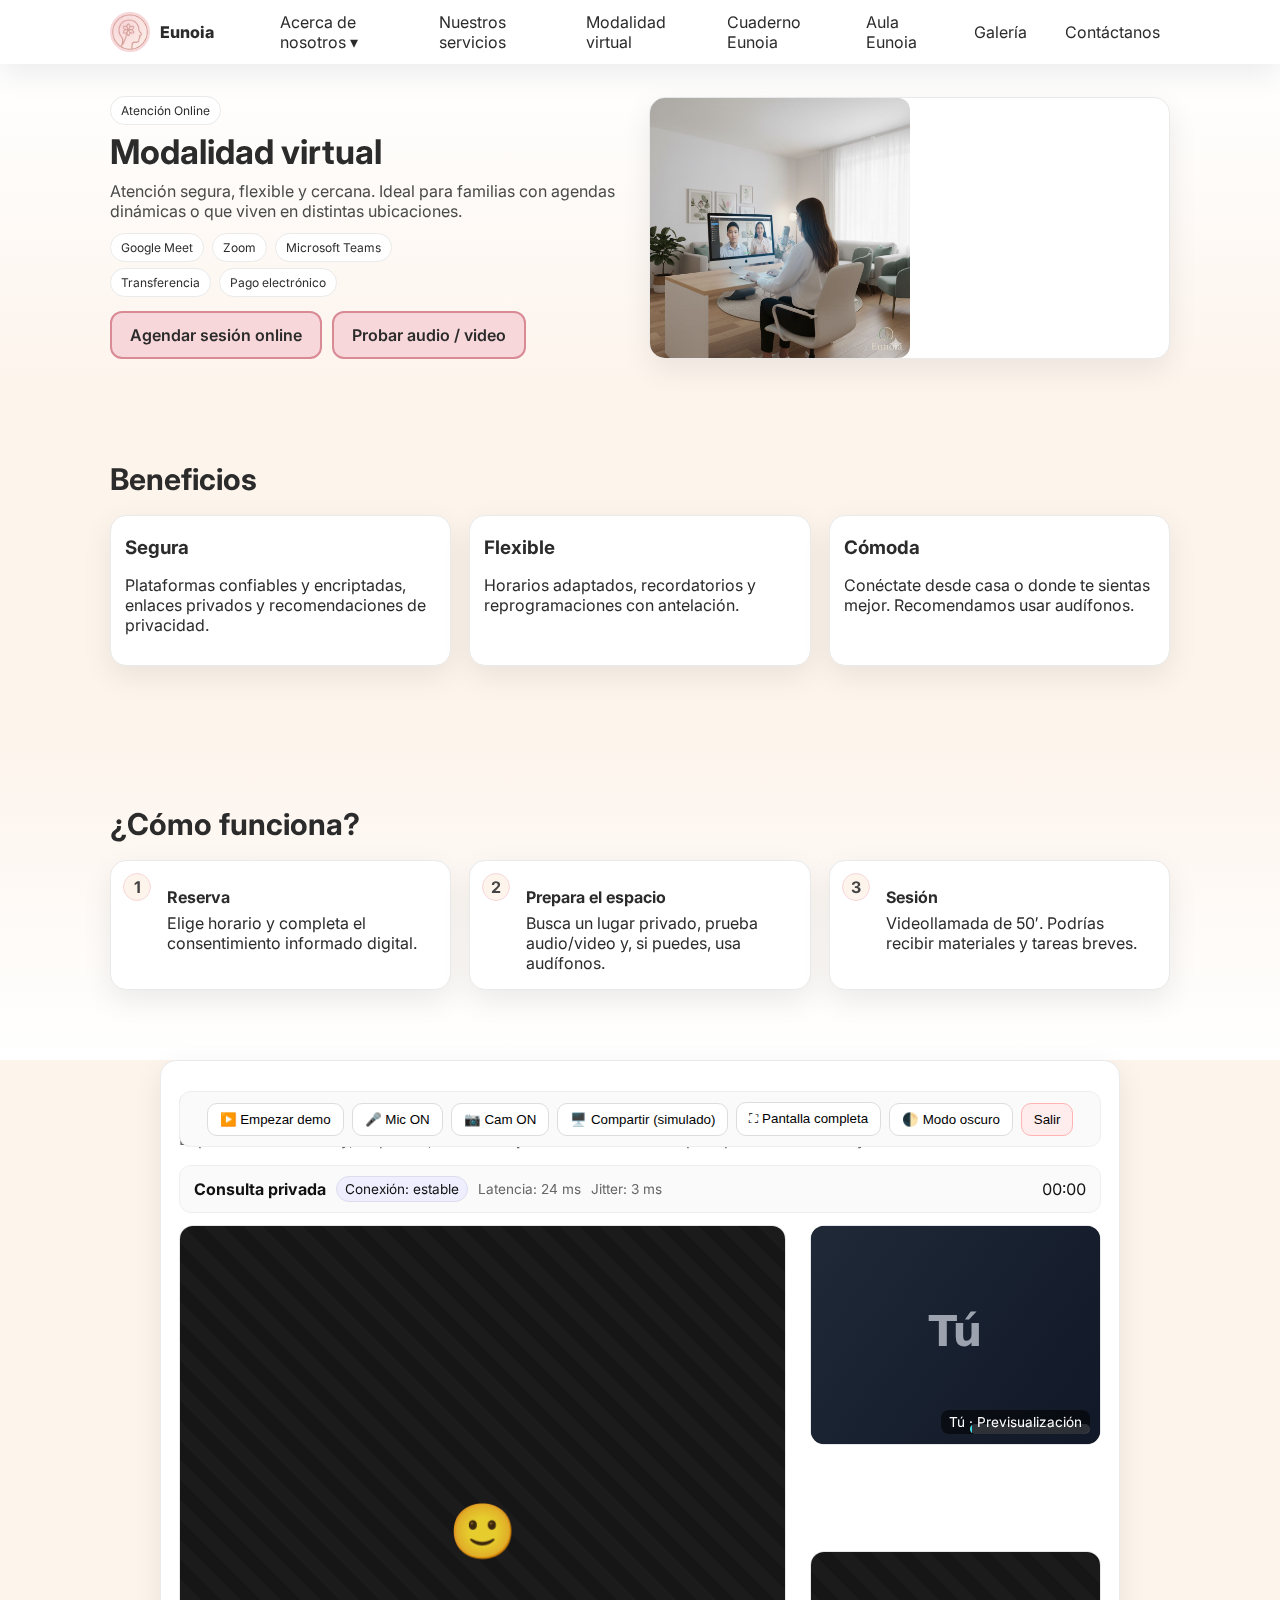
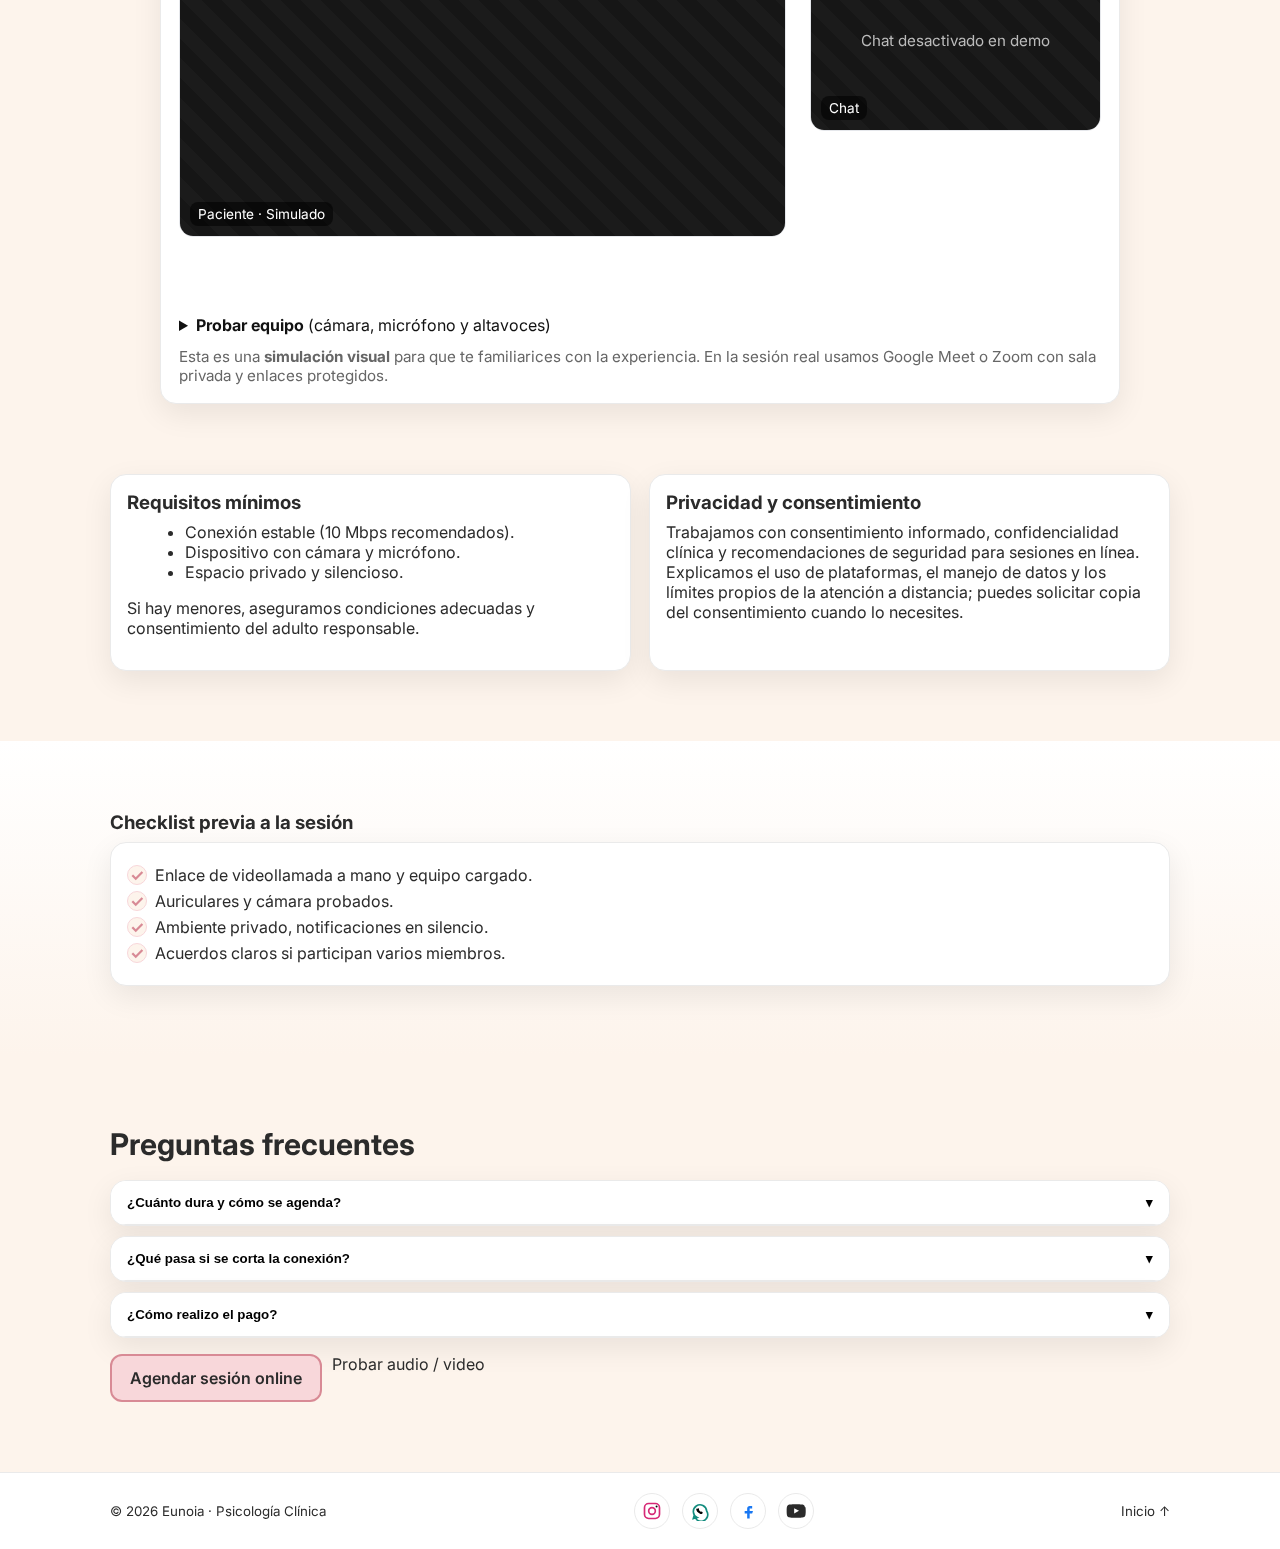
<file: modalidad.html>
<!DOCTYPE html>
<html lang="es">
<head>
  <title>Modalidad virtual — Eunoia</title>
  <meta name="description" content="Atención online segura, flexible y cercana — Eunoia Psicología Clínica.">
  <meta charset="utf-8" />
  <meta name="viewport" content="width=device-width, initial-scale=1" />

  <link rel="preconnect" href="https://fonts.googleapis.com">
  <link rel="preconnect" href="https://fonts.gstatic.com" crossorigin>
  <link href="https://fonts.googleapis.com/css2?family=Inter:wght@300;400;600;800&display=swap" rel="stylesheet">
  <link rel="stylesheet" href="assets/style.css">

  <style>
    /* ===== Complementos mínimos por si no están en style.css ===== */
    :root{ --rosa:#F8D7DA; --beige:#FDF4EC; --blanco:#FFFFFF; --gris:#EAEAEA; --acento:#d88a95; --shadow:0 10px 30px rgba(0,0,0,.08); --radius:16px; --maxw:1100px;}
    .section-inner{max-width:var(--maxw);margin:0 auto;padding:0 20px}
    .card{background:var(--blanco);border:1px solid var(--gris);border-radius:var(--radius);box-shadow:var(--shadow)}
    .grid-2{display:grid;grid-template-columns:repeat(2,1fr);gap:18px} .grid-3{display:grid;grid-template-columns:repeat(3,1fr);gap:18px}
    @media (max-width:900px){.grid-2,.grid-3{grid-template-columns:1fr}}
    /* Chips / Pills */
    .pill-row{display:flex;gap:8px;flex-wrap:wrap}
    .chip{display:inline-flex;align-items:center;gap:6px;padding:6px 10px;border:1px solid var(--gris);border-radius:999px;background:var(--blanco);font-size:12px}
    /* Steps */
    .feature{padding:14px}
    .feature h3{margin:6px 0 4px}
    .step{padding:16px;position:relative}
    .step-num{position:absolute;left:12px;top:12px;width:28px;height:28px;border-radius:999px;display:inline-flex;align-items:center;justify-content:center;background:var(--beige);border:1px solid var(--rosa);font-weight:700;color:#444}
    .step h4{margin:10px 0 6px;padding-left:40px}
    .step p{margin:0;padding-left:40px}
    /* Checklist */
    .checklist{list-style:none;padding-left:0;margin:0}
    .checklist li{display:flex;align-items:flex-start;gap:8px;margin:6px 0}
    .check{width:20px;height:20px;border-radius:50%;border:1px solid var(--rosa);background:var(--beige);display:inline-flex;align-items:center;justify-content:center;color:var(--acento);font-weight:700;line-height:1}
    /* Accordion */
    .accordion .item{overflow:hidden;margin-bottom:10px}
    .acc-header{width:100%;text-align:left;padding:14px 16px;border:0;background:var(--blanco);font-weight:600;cursor:pointer;border-bottom:1px solid var(--gris);display:flex;align-items:center;justify-content:space-between}
    .acc-header::after{content:'▾';transition:transform .25s ease}
    .item.open .acc-header::after{transform:rotate(-180deg)}
    .acc-panel{max-height:0;opacity:0;overflow:hidden;transition:max-height .3s ease, opacity .2s ease;padding:0 16px}
    .item.open .acc-panel{opacity:1;padding:8px 16px}
    /* Brand con foto (como en el resto del sitio) */
    .brand-logo{width:40px;height:40px;border-radius:50%;background:radial-gradient(circle at 30% 30%, var(--rosa), var(--beige));border:2px solid var(--rosa);position:relative;overflow:hidden;flex-shrink:0}
    .brand-logo img{position:absolute;inset:0;width:100%;height:100%;object-fit:cover}
    .brand-logo::after{content:"";position:absolute;inset:0;background:radial-gradient(circle at 30% 30%, rgba(248,215,218,.35), rgba(253,244,236,.15))}
    /* Footer social estándar */
    .footer-wrap{display:flex;justify-content:space-between;align-items:center;gap:12px;flex-wrap:wrap}
    .social{display:flex;gap:12px}
    .social a{display:inline-flex;align-items:center;justify-content:center;width:36px;height:36px;border-radius:999px;border:1px solid var(--gris);background:var(--blanco)}
    .social a:hover{box-shadow:var(--shadow)}
    .social .ig{color:#d62976}.social .wa{color:#128C7E}.social .fb{color:#1877F2}
    .btn{display:inline-block;margin:6px 8px 0 0;padding:10px 14px;border:1px solid #ddd;border-radius:10px;text-decoration:none}
    .btn:hover{background:#fafafa}
    .ctl{padding:8px 12px;border:1px solid #ddd;border-radius:10px;background:#fff;cursor:pointer}
    .ctl:hover{background:#f7f7f7}

    #demo-online{--bg:#fff;--bg2:#fafafa;--fg:#111}
    #demo-online.dark{--bg:#0f1115;--bg2:#151821;--fg:#e9e9ee}
    #demo-online{background:var(--bg);color:var(--fg)}
    #demo-online .card{background:transparent}

    .tile{position:relative;border:1px solid #e5e7eb;border-radius:14px;overflow:hidden;min-height:220px;background:#111}
    .tile.small{min-height:120px}
    .video-fake{width:100%;height:100%;background:repeating-linear-gradient(45deg,#1b1b1b 0 14px,#161616 14px 28px);display:grid;place-items:center;color:#bbb}
    .video-fake.small{font-size:.9rem}
    .avatar{font-size:54px;opacity:.9}
    .label{position:absolute;left:10px;bottom:10px;background:rgba(0,0,0,.55);color:#fff;padding:4px 8px;border-radius:8px;font-size:.85rem}
    .label.corner{right:10px;left:auto}
    .meter-wrap{position:absolute;right:10px;bottom:10px;width:120px;height:10px;background:rgba(255,255,255,.15);border-radius:999px;overflow:hidden}
    .meter-bar{height:100%;background:linear-gradient(90deg,#5eead4,#22d3ee);width:0%}

    .ctl{padding:8px 12px;border:1px solid #ddd;border-radius:10px;background:#fff;cursor:pointer}
    .ctl:hover{background:#f7f7f7}
    #demo-online.dark .ctl{background:#1c2230;border-color:#30384a;color:#e9e9ee}
    #demo-online.dark .ctl:hover{background:#20283a}

    .probe{display:grid;grid-template-columns:repeat(auto-fit,minmax(220px,1fr));gap:10px;margin-top:10px}
    @media (max-width: 860px){
      #stage{grid-template-columns:1fr}
    }

        /* ===== Layout seguro en alto ===== */
    #demo-online{ --vh: 1vh; }
    #stage{
      /* Altura controlada: mínima 360px, ideal 68vh real, tope 820px */
      height: clamp(360px, calc(var(--vh)*68), 820px);
      display: grid;
      grid-template-columns: 2fr 1fr;
      gap: 12px;
    }

    /* Tiles con 16:9 y sin estirones */
    .tile{
      position: relative;
      border: 1px solid #e5e7eb;
      border-radius: 14px;
      overflow: hidden;
      background:#111;
      aspect-ratio: 16 / 9;
      /* Nunca excedas el alto del stage al hacer wrap */
      max-height: 100%;
    }
    .tile.small{ aspect-ratio: auto; min-height: 120px; }

    /* Video y fallback ajustados al contenedor */
    #local-video,
    #local-fallback{ width: 100%; height: 100%; object-fit: cover; display: block; }

    /* Controles siempre visibles: sticky */
    #demo-online footer{
      position: sticky;
      bottom: 0;
      z-index: 3;
      backdrop-filter: saturate(1.1) blur(4px);
    }

    /* Topbar también sticky para que no se pierda */
    #demo-topbar{
      position: sticky;
      top: 0;
      z-index: 4;
    }

    /* Pantalla completa: el stage ocupa el alto restante entre topbar y footer */
    #demo-online.fs-active #stage{
      height: calc(100svh -  (var(--topbar-h,56px) + var(--footer-h,64px)));
    }

    /* Móvil: layout en columna y alturas realistas */
    @media (max-width: 860px){
      #stage{ 
        grid-template-columns: 1fr; 
        height: clamp(340px, calc(var(--vh)*68), 720px);
      }
      .tile{ aspect-ratio: 16/9; }
    }

    /* Grid con 2 filas: la de arriba flexible y abajo el chat */
    #stage{
      display:grid;
      grid-template-columns: 2fr 1fr;
      grid-template-rows: 1fr auto;   /* arriba se estira, abajo lo que mida el chat */
      gap:12px;
    }

    /* La tile izquierda cubre ambas filas y rellena el alto */
    #remote-tile{
      grid-column: 1;
      grid-row: 1 / span 2;
      height: 100%;
      aspect-ratio: auto !important;   /* <- evita que se quede en 16:9 */
    }

    /* Derecha arriba: 16:9 (se adapta) */
    #local-tile{
      grid-column: 2;
      grid-row: 1;
      aspect-ratio: 16 / 9;            /* conserva 16:9 */
      height: auto;
    }

    /* Derecha abajo: chat con alto controlado */
    .tile.small{
      grid-column: 2;
      grid-row: 2;
      aspect-ratio: auto;
      min-height: 140px;
      height: clamp(120px, 20vh, 220px);
    }

    /* Asegura que los “videos” ocupen su contenedor */
    #local-video, #local-fallback{
      width:100%; height:100%; object-fit:cover;
    }

    /* 1) Evita scroll horizontal del módulo */
    #demo-online { overflow-x: clip; }
    #demo-online * { box-sizing: border-box; }

    /* 2) Grid que NO desborda:
      - minmax(0, ...) permite que las columnas se contraigan
      - width:100% fuerza a respetar el contenedor padre  */
    #stage{
      width: 100%;
      display: grid;
      grid-template-columns: minmax(0, 2fr) minmax(0, 1fr);
      gap: 12px;
    }

    /* 3) Las tiles pueden encogerse (clave en grid/flex) */
    .tile{ 
      min-width: 0;               /* <-- sin esto muchas veces hay overflow */
      max-width: 100%;
      overflow: hidden;           /* recorta cualquier “fuga” interna */
      border-radius: 14px;
      border: 1px solid #e5e7eb;
      background:#111;
    }

    /* 4) Video/canvas jamás más anchos que su tile */
    #local-video, #local-fallback{
      display:block;
      width:100%;
      height:100%;
      object-fit:cover;
    }

    /* 5) Etiquetas absolutas siempre dentro del borde (sin salirse) */
    .label, .label.corner{
      left: 10px; right: auto;
      max-width: calc(100% - 20px);
      white-space: nowrap;
      overflow: hidden;
      text-overflow: ellipsis;
    }
    .label.corner{ right: 10px; left: auto; }

    /* ===== MÓVIL ===== */
    @media (max-width: 860px){
      /* 6) Columna única sin scroll lateral */
      #stage{
        grid-template-columns: 1fr;
        grid-auto-rows: auto;
      }

      /* 7) Paciente con límites realistas:
            - 16:9
            - no más de ~48% del alto de la ventana
            - ancho completo del contenedor */
      #remote-tile{
        aspect-ratio: 16 / 9;
        width: 100%;
        height: auto;
        max-height: clamp(220px, 48dvh, 420px);
      }

      /* 8) Tu previsualización cabrá sin desbordar */
      #local-tile{
        aspect-ratio: 16 / 9;
        width: 100%;
        height: auto;
      }

      /* 9) Chat razonable; nunca empuja el grid hacia la derecha */
      .tile.small{
        aspect-ratio: auto;
        width:100%;
        height: auto;
        min-height: 120px;
        max-height: 260px;
      }
    }
  </style>
</head>
<body>

<!-- HEADER estándar -->
<header class="topbar" role="banner">
  <div class="container">
    <nav class="nav" role="navigation" aria-label="Principal" id="mainNav">
      <a href="index.html" class="brand">
        <span class="brand-logo"><img src="/assets/logo.png" alt="" aria-hidden="true"></span>
        <span>Eunoia</span>
      </a>
      <button class="hamburger" aria-label="Abrir menú" aria-expanded="false" aria-controls="menu">☰</button>
      <div class="nav-links" id="menu">
        <div class="dropdown" aria-expanded="false">
          <a href="acerca.html" class="dropdown-toggle" role="button" aria-haspopup="true" aria-expanded="false">Acerca de nosotros ▾</a>
          <div class="dropdown-menu" role="menu" aria-label="Submenú Acerca de nosotros">
            <a href="acerca.html#mision" role="menuitem">Misión</a>
            <a href="acerca.html#vision" role="menuitem">Visión</a>
            <a href="acerca.html#identidad" role="menuitem">Identidad profesional</a>
          </div>
        </div>
        <a href="servicios.html">Nuestros servicios</a>
        <a href="modalidad.html" aria-current="page">Modalidad virtual</a>
        <a href="cuaderno-eunoia.html">Cuaderno Eunoia</a>
        <a href="aula-eunoia.html">Aula Eunoia</a>
        <a href="galeria.html">Galería</a>
        <a href="contacto.html">Contáctanos</a>
      </div>
    </nav>
  </div>
</header>

<!-- HERO / Intro -->
<section class="hero" style="background:linear-gradient(180deg,var(--blanco),var(--beige));padding:32px 0">
  <div class="section-inner grid-2" style="align-items:center">
    <div>
      <span class="chip">Atención Online</span>
      <h1 style="margin:8px 0 10px">Modalidad virtual</h1>
      <p class="lead">Atención segura, flexible y cercana. Ideal para familias con agendas dinámicas o que viven en distintas ubicaciones.</p>
      <div class="pill-row" style="margin-top:10px">
        <span class="chip">Google Meet</span>
        <span class="chip">Zoom</span>
        <span class="chip">Microsoft Teams</span>
      </div>
      <div class="pill-row" style="margin-top:6px">
        <span class="chip">Transferencia</span>
        <span class="chip">Pago electrónico</span>
      </div>
      <div style="margin-top:14px;display:flex;gap:10px;flex-wrap:wrap">
        <a class="cta" href="contacto.html">Agendar sesión online</a>
        <a class="cta" href="https://webcammictest.com/" target="_blank" rel="noopener">Probar audio / video</a>
      </div>
    </div>
    <div class="card" style="padding:0;overflow:hidden">
      <img alt="Videollamada en laptop" src="assets/galeria (9).jpeg" />
    </div>
  </div>
</section>

<!-- Beneficios -->
<section aria-labelledby="beneficios-title">
  <div class="section-inner">
    <h2 id="beneficios-title">Beneficios</h2>
    <div class="grid-3" style="margin-top:12px">
      <div class="card feature">
        <h3>Segura</h3>
        <p>Plataformas confiables y encriptadas, enlaces privados y recomendaciones de privacidad.</p>
      </div>
      <div class="card feature">
        <h3>Flexible</h3>
        <p>Horarios adaptados, recordatorios y reprogramaciones con antelación.</p>
      </div>
      <div class="card feature">
        <h3>Cómoda</h3>
        <p>Conéctate desde casa o donde te sientas mejor. Recomendamos usar audífonos.</p>
      </div>
    </div>
  </div>
</section>

<!-- Cómo funciona -->
<section aria-labelledby="funciona-title" style="background:linear-gradient(180deg,var(--beige),var(--blanco))">
  <div class="section-inner">
    <h2 id="funciona-title">¿Cómo funciona?</h2>
    <div class="grid-3">
      <div class="card step"><span class="step-num">1</span><h4>Reserva</h4><p>Elige horario y completa el consentimiento informado digital.</p></div>
      <div class="card step"><span class="step-num">2</span><h4>Prepara el espacio</h4><p>Busca un lugar privado, prueba audio/video y, si puedes, usa audífonos.</p></div>
      <div class="card step"><span class="step-num">3</span><h4>Sesión</h4><p>Videollamada de 50′. Podrías recibir materiales y tareas breves.</p></div>
    </div>
  </div>
</section>

<section id="demo-online" class="card" style="padding:18px;max-width:960px;margin:auto">
  <h3 style="margin-bottom:8px">Simulación de videollamada · Eunoia Psicológica</h3>
  <p style="margin-top:0;color:#666">Explora los controles y, si quieres, activa una <strong>previsualización local</strong> para probar tu cámara y micrófono.</p>

  <!-- Barra superior -->
  <header id="demo-topbar" style="display:flex;gap:12px;justify-content:space-between;align-items:center;padding:10px 14px;background:var(--bg2,#fafafa);border:1px solid #eee;border-radius:12px">
    <div style="display:flex;align-items:center;gap:10px">
      <strong>Consulta privada</strong>
      <span id="conn-pill" style="font-size:.85rem;padding:4px 8px;border-radius:999px;background:#eef;border:1px solid #dde">Conexión: estable</span>
      <span id="latency" style="font-size:.85rem;color:#666">Latencia: 24 ms</span>
      <span id="jitter" style="font-size:.85rem;color:#666">Jitter: 3 ms</span>
    </div>
    <div>
      <span id="timer" aria-live="polite" style="font-variant-numeric:tabular-nums">00:00</span>
    </div>
  </header>

  <!-- Área de “videos” -->
  <div id="stage" style="margin-top:12px;display:grid;grid-template-columns:2fr 1fr;gap:12px">
    <div id="remote-tile" class="tile" aria-label="Pantalla del paciente (simulada)">
      <div class="video-fake">
        <div class="avatar">🙂</div>
        <div class="label">Paciente · Simulado</div>
      </div>
    </div>
    <div style="display:grid;gap:12px">
      <div id="local-tile" class="tile" aria-label="Tu pantalla">
        <video id="local-video" autoplay playsinline muted style="display:none;object-fit:cover;width:100%;height:100%;border-radius:12px"></video>
        <canvas id="local-fallback" class="video-fake"></canvas>
        <div class="label corner">Tú · Previsualización</div>
        <div id="mic-meter-wrap" class="meter-wrap" aria-hidden="true" title="Nivel de voz">
          <div id="mic-meter" class="meter-bar" style="width:2%"></div>
        </div>
      </div>
      <div class="tile small" aria-label="Chat (desactivado en demo)">
        <div class="video-fake small">
          <div style="font-size:.95rem;color:#bbb">Chat desactivado en demo</div>
        </div>
        <div class="label">Chat</div>
      </div>
    </div>
  </div>

  <!-- Controles -->
  <footer style="display:flex;flex-wrap:wrap;gap:8px;justify-content:center;align-items:center;padding:10px;background:var(--bg2,#fafafa);border:1px solid #eee;border-radius:12px;margin-top:12px">
    <button id="btn-start" class="ctl">▶️ Empezar demo</button>
    <button id="btn-mic" class="ctl" aria-pressed="true">🎤 Mic ON</button>
    <button id="btn-cam" class="ctl" aria-pressed="true">📷 Cam ON</button>
    <button id="btn-screen" class="ctl">🖥️ Compartir (simulado)</button>
    <button id="btn-full" class="ctl">⛶ Pantalla completa</button>
    <button id="btn-dark" class="ctl">🌓 Modo oscuro</button>
    <button id="btn-exit" class="ctl" style="background:#ffecec;border:1px solid #ffb3b3">Salir</button>
  </footer>

  <!-- Panel de prueba -->
  <details style="margin-top:10px">
    <summary style="cursor:pointer"><strong>Probar equipo</strong> (cámara, micrófono y altavoces)</summary>
    <div class="probe">
      <div>
        <button id="btn-preview" class="ctl">🎬 Activar previsualización local</button>
        <small style="display:block;color:#666">Solo en tu navegador, nada se guarda ni se envía.</small>
      </div>
      <div>
        <button id="btn-tone" class="ctl">🔊 Reproducir tono de prueba</button>
        <small style="display:block;color:#666">Verifica tus altavoces/auriculares.</small>
      </div>
      <div>
        <button id="btn-stop" class="ctl">🛑 Detener cámara/mic</button>
        <small style="display:block;color:#666">Cierra los permisos y libera el dispositivo.</small>
      </div>
    </div>
  </details>

  <p style="margin:12px 0 0;color:#666;font-size:.95rem">
    Esta es una <strong>simulación visual</strong> para que te familiarices con la experiencia. En la sesión real usamos Google Meet o Zoom con sala privada y enlaces protegidos.
  </p>
</section>

<!-- Requisitos & Privacidad -->
<section aria-labelledby="req-title">
  <div class="section-inner grid-2">
    <div class="card" style="padding:16px">
      <h3 id="req-title" style="margin:0 0 8px">Requisitos mínimos</h3>
      <ul style="margin:0 0 6px 18px">
        <li>Conexión estable (10 Mbps recomendados).</li>
        <li>Dispositivo con cámara y micrófono.</li>
        <li>Espacio privado y silencioso.</li>
      </ul>
      <p class="notice">Si hay menores, aseguramos condiciones adecuadas y consentimiento del adulto responsable.</p>
    </div>
    <div class="card" style="padding:16px">
      <h3 style="margin:0 0 8px">Privacidad y consentimiento</h3>
      <p style="margin:0">Trabajamos con consentimiento informado, confidencialidad clínica y recomendaciones de seguridad para sesiones en línea. Explicamos el uso de plataformas, el manejo de datos y los límites propios de la atención a distancia; puedes solicitar copia del consentimiento cuando lo necesites.</p>
    </div>
  </div>
</section>

<!-- Checklist -->
<section aria-labelledby="checklist-title" style="background:linear-gradient(180deg,var(--blanco),var(--beige))">
  <div class="section-inner">
    <h3 id="checklist-title" style="margin:0 0 8px">Checklist previa a la sesión</h3>
    <div class="card" style="padding:16px">
      <ul class="checklist">
        <li><span class="check">✓</span><span>Enlace de videollamada a mano y equipo cargado.</span></li>
        <li><span class="check">✓</span><span>Auriculares y cámara probados.</span></li>
        <li><span class="check">✓</span><span>Ambiente privado, notificaciones en silencio.</span></li>
        <li><span class="check">✓</span><span>Acuerdos claros si participan varios miembros.</span></li>
      </ul>
    </div>
  </div>
</section>

<!-- Preguntas frecuentes -->
<section aria-labelledby="faq-title">
  <div class="section-inner">
    <h2 id="faq-title">Preguntas frecuentes</h2>
    <div class="accordion" id="faq-online" style="margin-top:14px">
      <div class="item card">
        <button class="acc-header" aria-expanded="false">¿Cuánto dura y cómo se agenda?</button>
        <div class="acc-panel"><p>La sesión dura 50 minutos. Escríbenos en <a href="contacto.html">contáctanos</a> para proponer horarios y recibir el enlace.</p></div>
      </div>
      <div class="item card">
        <button class="acc-header" aria-expanded="false">¿Qué pasa si se corta la conexión?</button>
        <div class="acc-panel"><p>Reintentamos unos minutos; si persiste, reprogramamos sin costo según política de contingencia.</p></div>
      </div>
      <div class="item card">
        <button class="acc-header" aria-expanded="false">¿Cómo realizo el pago?</button>
        <div class="acc-panel"><p>Transferencia o pago electrónico antes de la sesión. Te enviamos instrucciones con la confirmación.</p></div>
      </div>
    </div>

    <div style="margin-top:16px;display:flex;gap:10px;flex-wrap:wrap">
      <a class="cta" href="contacto.html">Agendar sesión online</a>
      <a class="btn-secondary" href="https://test.webrtc.org/" target="_blank" rel="noopener">Probar audio / video</a>
    </div>
  </div>
</section>

<!-- FOOTER estándar con redes -->
<footer>
  <div class="container footer-wrap">
    <small>© <span id="year"></span> Eunoia · Psicología Clínica</small>
    <div class="social" aria-label="Redes sociales">
      <a class="ig" href="https://www.instagram.com/ashlee_padilla_/" target="_blank" rel="noopener" aria-label="Instagram">
        <svg viewBox="0 0 24 24" width="20" height="20" aria-hidden="true"><rect x="3" y="3" width="18" height="18" rx="5" fill="none" stroke="currentColor" stroke-width="2"/><circle cx="12" cy="12" r="4" fill="none" stroke="currentColor" stroke-width="2"/><circle cx="17.5" cy="6.5" r="1.2"/></svg>
      </a>
      <a class="wa" href="https://wa.me/50248450429" target="_blank" rel="noopener" aria-label="WhatsApp">
        <svg viewBox="0 0 24 24" width="20" height="20" aria-hidden="true"><path d="M20 12a8 8 0 1 1-14.7 4.6L4 21l4.5-1.2A8 8 0 1 1 20 12Z" fill="none" stroke="currentColor" stroke-width="2"/><path d="M8.5 9.5c.4-1 1.2-1 1.6-.9.3.1.6.6.7.8.2.4.1.6 0 .8-.1.1-.2.3 0 .6.2.4.9 1.6 2.1 2.1.3.1.5 0 .6 0 .2-.1.4-.3.8 0 .3.2.8.4.9.7.1.3 0 1.1-.6 1.6-.6.4-1.3.5-2.1.3-1.8-.4-3.9-2.4-4.5-3.7-.4-.8-.5-1.4-.5-1.8 0-.5.2-.9.4-1.1Z"/></svg>
      </a>
      <a class="fb" href="https://www.facebook.com/ashlee.ybarra.92" target="_blank" rel="noopener" aria-label="Facebook">
        <svg viewBox="0 0 24 24" width="20" height="20" aria-hidden="true"><path d="M14 9h3V6h-3c-1.7 0-3 1.3-3 3v3H8v3h3v6h3v-6h3l1-3h-4V9c0-.6.4-1 1-1Z" fill="currentColor"/></svg>
      </a>
      <a class="yt" href="https://www.youtube.com/@ashleeepadilla25" target="_blank" rel="noopener" aria-label="YouTube">
        <svg viewBox="0 0 24 24" width="22" height="22" aria-hidden="true"><path d="M21.8 8s-.2-1.5-.8-2.1c-.8-.8-1.6-.8-2-1C16.7 4.5 12 4.5 12 4.5h-.1s-4.7 0-7 0.4c-.4.2-1.2.2-2 1C2.2 6.5 2 8 2 8S1.8 9.7 1.8 11.3v1.3c0 1.6.2 3.3.2 3.3s.2 1.5.8 2.1c.8.8 1.9.8 2.4 1 1.8.2 7 .4 7 .4s4.7 0 7-.4c.4-.2 1.6-.2 2.4-1 .6-.6.8-2.1.8-2.1s.2-1.6.2-3.3v-1.3c0-1.6-.2-3.3-.2-3.3zM10 14.7V8.9l5.3 2.9-5.3 2.9z" fill="currentColor"/></svg>
      </a>
    </div>
    <small><a href="index.html">Inicio ↑</a></small>
  </div>
</footer>

<script src="assets/script.js"></script>
<script>
  // FAQ acordeón exclusivo (solo si tu script global no lo trae)
  (function(){
    const accs = document.querySelectorAll('.accordion');
    accs.forEach(acc=>{
      const items = acc.querySelectorAll('.item');
      items.forEach(it=>{
        const btn = it.querySelector('.acc-header');
        const panel = it.querySelector('.acc-panel');
        if(!btn || !panel) return;
        btn.setAttribute('aria-expanded','false'); panel.style.maxHeight='0px';
        btn.addEventListener('click', ()=>{
          const isOpen = it.classList.contains('open');
          items.forEach(o=>{
            if(o!==it){ o.classList.remove('open'); const p=o.querySelector('.acc-panel'); const b=o.querySelector('.acc-header'); if(p){p.style.maxHeight='0px'} if(b){b.setAttribute('aria-expanded','false')} }
          });
          if(isOpen){ it.classList.remove('open'); panel.style.maxHeight='0px'; btn.setAttribute('aria-expanded','false'); }
          else{ it.classList.add('open'); panel.style.maxHeight=panel.scrollHeight+'px'; btn.setAttribute('aria-expanded','true'); }
        });
      });
    });
  })();

    (() => {
    const root = document.getElementById('demo-online');
    const timerEl = root.querySelector('#timer');
    const connPill = root.querySelector('#conn-pill');
    const latencyEl = root.querySelector('#latency');
    const jitterEl = root.querySelector('#jitter');
    const localVideo = root.querySelector('#local-video');
    const fallback = root.querySelector('#local-fallback');
    const meterBar = root.querySelector('#mic-meter');
    const btnStart = root.querySelector('#btn-start');
    const btnMic = root.querySelector('#btn-mic');
    const btnCam = root.querySelector('#btn-cam');
    const btnScreen = root.querySelector('#btn-screen');
    const btnFull = root.querySelector('#btn-full');
    const btnDark = root.querySelector('#btn-dark');
    const btnExit = root.querySelector('#btn-exit');
    const btnPreview = root.querySelector('#btn-preview');
    const btnTone = root.querySelector('#btn-tone');
    const btnStop = root.querySelector('#btn-stop');

    let seconds=0, tickHandle;
    let micOn=true, camOn=true, sharing=false;
    let stream=null, audioCtx=null, analyser=null, micSrc=null, raf=null;

    // Simple temporizador
    function startTimer(){
      clearInterval(tickHandle);
      seconds=0;
      tickHandle = setInterval(()=>{
        seconds++;
        const m = String(Math.floor(seconds/60)).padStart(2,'0');
        const s = String(seconds%60).padStart(2,'0');
        timerEl.textContent = `${m}:${s}`;
      }, 1000);
    }

    // Indicadores de red (simulados)
    function startNetSimulation(){
      function step(){
        const latency = Math.max(8, Math.round(20 + Math.random()*40 + (sharing?10:0)));
        const jitter = Math.max(1, Math.round(Math.random()*8));
        latencyEl.textContent = `Latencia: ${latency} ms`;
        jitterEl.textContent = `Jitter: ${jitter} ms`;
        // Cambia color del pill
        let state = 'estable', bg='#e8f5e9', br='#c8e6c9';
        if(latency>80 || jitter>20){ state='inestable'; bg='#ffebee'; br='#ffcdd2'; }
        else if(latency>50 || jitter>10){ state='variable'; bg='#fff8e1'; br='#ffe082'; }
        connPill.textContent = `Conexión: ${state}`;
        connPill.style.background = bg; connPill.style.borderColor = br;
        setTimeout(step, 1200 + Math.random()*1200);
      }
      step();
    }

    // Dibuja un marco con iniciales en el canvas fallback
    function drawFallback(text='Tú'){
      const ctx = fallback.getContext('2d');
      const w = fallback.width = fallback.clientWidth || 640;
      const h = fallback.height = fallback.clientHeight || 360;
      const grd = ctx.createLinearGradient(0,0,w,h);
      grd.addColorStop(0,'#1f2937'); grd.addColorStop(1,'#111827');
      ctx.fillStyle = grd; ctx.fillRect(0,0,w,h);
      ctx.fillStyle = '#9ca3af';
      ctx.font = 'bold 42px system-ui, -apple-system, Segoe UI, Roboto';
      ctx.textAlign='center'; ctx.textBaseline='middle';
      ctx.fillText(text, w/2, h/2);
    }
    // Redibujar si cambia tamaño
    const ro = new ResizeObserver(()=>drawFallback());
    ro.observe(fallback);

    drawFallback();

    // Mic level meter
    function startMeter(){
      if(!audioCtx) audioCtx = new (window.AudioContext || window.webkitAudioContext)();
      analyser = audioCtx.createAnalyser();
      analyser.fftSize = 512;
      const data = new Uint8Array(analyser.frequencyBinCount);
      micSrc.connect(analyser);
      function loop(){
        analyser.getByteTimeDomainData(data);
        // calculo simple de pico (RMS aproximado)
        let sum=0;
        for(let i=0;i<data.length;i++){
          const v = (data[i]-128)/128;
          sum += v*v;
        }
        const rms = Math.sqrt(sum/data.length);
        const pct = Math.min(100, Math.max(2, Math.round(rms*160)));
        meterBar.style.width = pct + '%';
        raf = requestAnimationFrame(loop);
      }
      loop();
      root.querySelector('#mic-meter-wrap').setAttribute('aria-hidden','false');
    }

    // Activar previsualización local (cámara/mic)
    async function enablePreview(){
      try{
        stream = await navigator.mediaDevices.getUserMedia({video:true, audio:true});
        localVideo.srcObject = stream;
        localVideo.style.display = 'block';
        fallback.style.display = 'none';
        // Audio graph
        if(!audioCtx) audioCtx = new (window.AudioContext || window.webkitAudioContext)();
        micSrc = audioCtx.createMediaStreamSource(stream);
        startMeter();
      }catch(err){
        alert('No se pudo acceder a cámara/micrófono. Puedes seguir usando la demo sin previsualización.');
      }
    }

    function stopPreview(){
      if(stream){
        stream.getTracks().forEach(t=>t.stop());
        stream = null;
      }
      if(raf) cancelAnimationFrame(raf);
      if(audioCtx && audioCtx.state !== 'closed'){
        // no cerramos por compatibilidad, solo detenemos el loop
      }
      localVideo.srcObject = null;
      localVideo.style.display = 'none';
      fallback.style.display = 'block';
      meterBar.style.width = '2%';
      root.querySelector('#mic-meter-wrap').setAttribute('aria-hidden','true');
    }

    // Tono de prueba (altavoces)
    function playTone(){
      const ctx = new (window.AudioContext || window.webkitAudioContext)();
      const osc = ctx.createOscillator();
      const gain = ctx.createGain();
      osc.frequency.value = 440; // A4
      gain.gain.value = 0.05;
      osc.connect(gain).connect(ctx.destination);
      osc.start();
      setTimeout(()=>{ osc.stop(); ctx.close(); }, 800);
    }

    // Controles
    btnStart.onclick = () => {
      startTimer();
      startNetSimulation();
      btnStart.disabled = true;
    };

    btnMic.onclick = () => {
      micOn = !micOn;
      btnMic.textContent = micOn ? '🎤 Mic ON' : '🔇 Mic OFF';
      btnMic.setAttribute('aria-pressed', String(micOn));
      if(stream){
        stream.getAudioTracks().forEach(t=> t.enabled = micOn);
      }
    };

    btnCam.onclick = () => {
      camOn = !camOn;
      btnCam.textContent = camOn ? '📷 Cam ON' : '🚫 Cam OFF';
      btnCam.setAttribute('aria-pressed', String(camOn));
      if(stream){
        stream.getVideoTracks().forEach(t=> t.enabled = camOn);
      }
      // Si no hay stream, solo alterna el placeholder
      if(!stream){
        fallback.style.filter = camOn ? 'none' : 'grayscale(100%) blur(1px) brightness(.7)';
      }
    };

    btnScreen.onclick = () => {
      sharing = !sharing;
      btnScreen.textContent = sharing ? '🛑 Dejar de compartir' : '🖥️ Compartir (simulado)';
      const remote = document.getElementById('remote-tile');
      remote.style.outline = sharing ? '3px solid #60a5fa' : 'none';
    };

    btnFull.onclick = () => {
      const el = document.getElementById('stage');
      if(!document.fullscreenElement){ el.requestFullscreen?.(); }
      else{ document.exitFullscreen?.(); }
    };

    btnDark.onclick = () => {
      root.classList.toggle('dark');
    };

    btnExit.onclick = () => {
      clearInterval(tickHandle);
      timerEl.textContent = 'Finalizada';
      stopPreview();
      alert('Demo finalizada. En la sesión real recibirás tu enlace privado.');
      btnStart.disabled = false;
    };

    btnPreview.onclick = enablePreview;
    btnStop.onclick = stopPreview;
    btnTone.onclick = playTone;

    // Accesibilidad: atajos
    window.addEventListener('keydown', (e)=>{
      if(e.target.closest('#demo-online')==null) return;
      if(e.key.toLowerCase()==='m'){ btnMic.click(); }
      if(e.key.toLowerCase()==='c'){ btnCam.click(); }
      if(e.key.toLowerCase()==='s'){ btnScreen.click(); }
      if(e.key==='F11'){ e.preventDefault(); btnFull.click(); }
      if(e.key.toLowerCase()==='d'){ btnDark.click(); }
    });
  })();

  (function(){
    const root = document.getElementById('demo-online');
    function setVH(){
      root.style.setProperty('--vh', (window.innerHeight * 0.01) + 'px');
      // Calcula alturas de topbar/footer para fullscreen layout
      const tb = root.querySelector('#demo-topbar');
      const ft = root.querySelector('footer');
      root.style.setProperty('--topbar-h', (tb?.offsetHeight || 56) + 'px');
      root.style.setProperty('--footer-h', (ft?.offsetHeight || 64) + 'px');
    }
    setVH();
    window.addEventListener('resize', setVH);
    window.addEventListener('orientationchange', setVH);

    // ===== Pantalla completa robusta =====
    const btnFull = root.querySelector('#btn-full');
    const stage = root.querySelector('#stage');

    function enterFS(){
      // Pedimos fullscreen sobre el root para controlar layout
      (root.requestFullscreen || root.webkitRequestFullscreen || root.msRequestFullscreen)?.call(root);
    }
    function exitFS(){
      (document.exitFullscreen || document.webkitExitFullscreen || document.msExitFullscreen)?.call(document);
    }
    btnFull?.addEventListener('click', ()=>{
      if (!document.fullscreenElement && !document.webkitFullscreenElement){
        enterFS();
      } else {
        exitFS();
      }
    });

    function onFSChange(){
      const active = !!(document.fullscreenElement || document.webkitFullscreenElement);
      root.classList.toggle('fs-active', active);
      setVH(); // recalcula alturas al cambiar el contexto
    }
    document.addEventListener('fullscreenchange', onFSChange);
    document.addEventListener('webkitfullscreenchange', onFSChange);

    // ===== Evita que las tiles “crezcan sin límite” si el contenido interno cambia =====
    const ro = new ResizeObserver(()=>{ 
      // fuerza a que cada .tile no exceda el alto disponible del #stage
      const stageH = stage.clientHeight;
      root.querySelectorAll('.tile').forEach(t=>{
        t.style.maxHeight = stageH + 'px';
      });
    });
    ro.observe(stage);
  })();
</script>
</body>
</html>
</file>
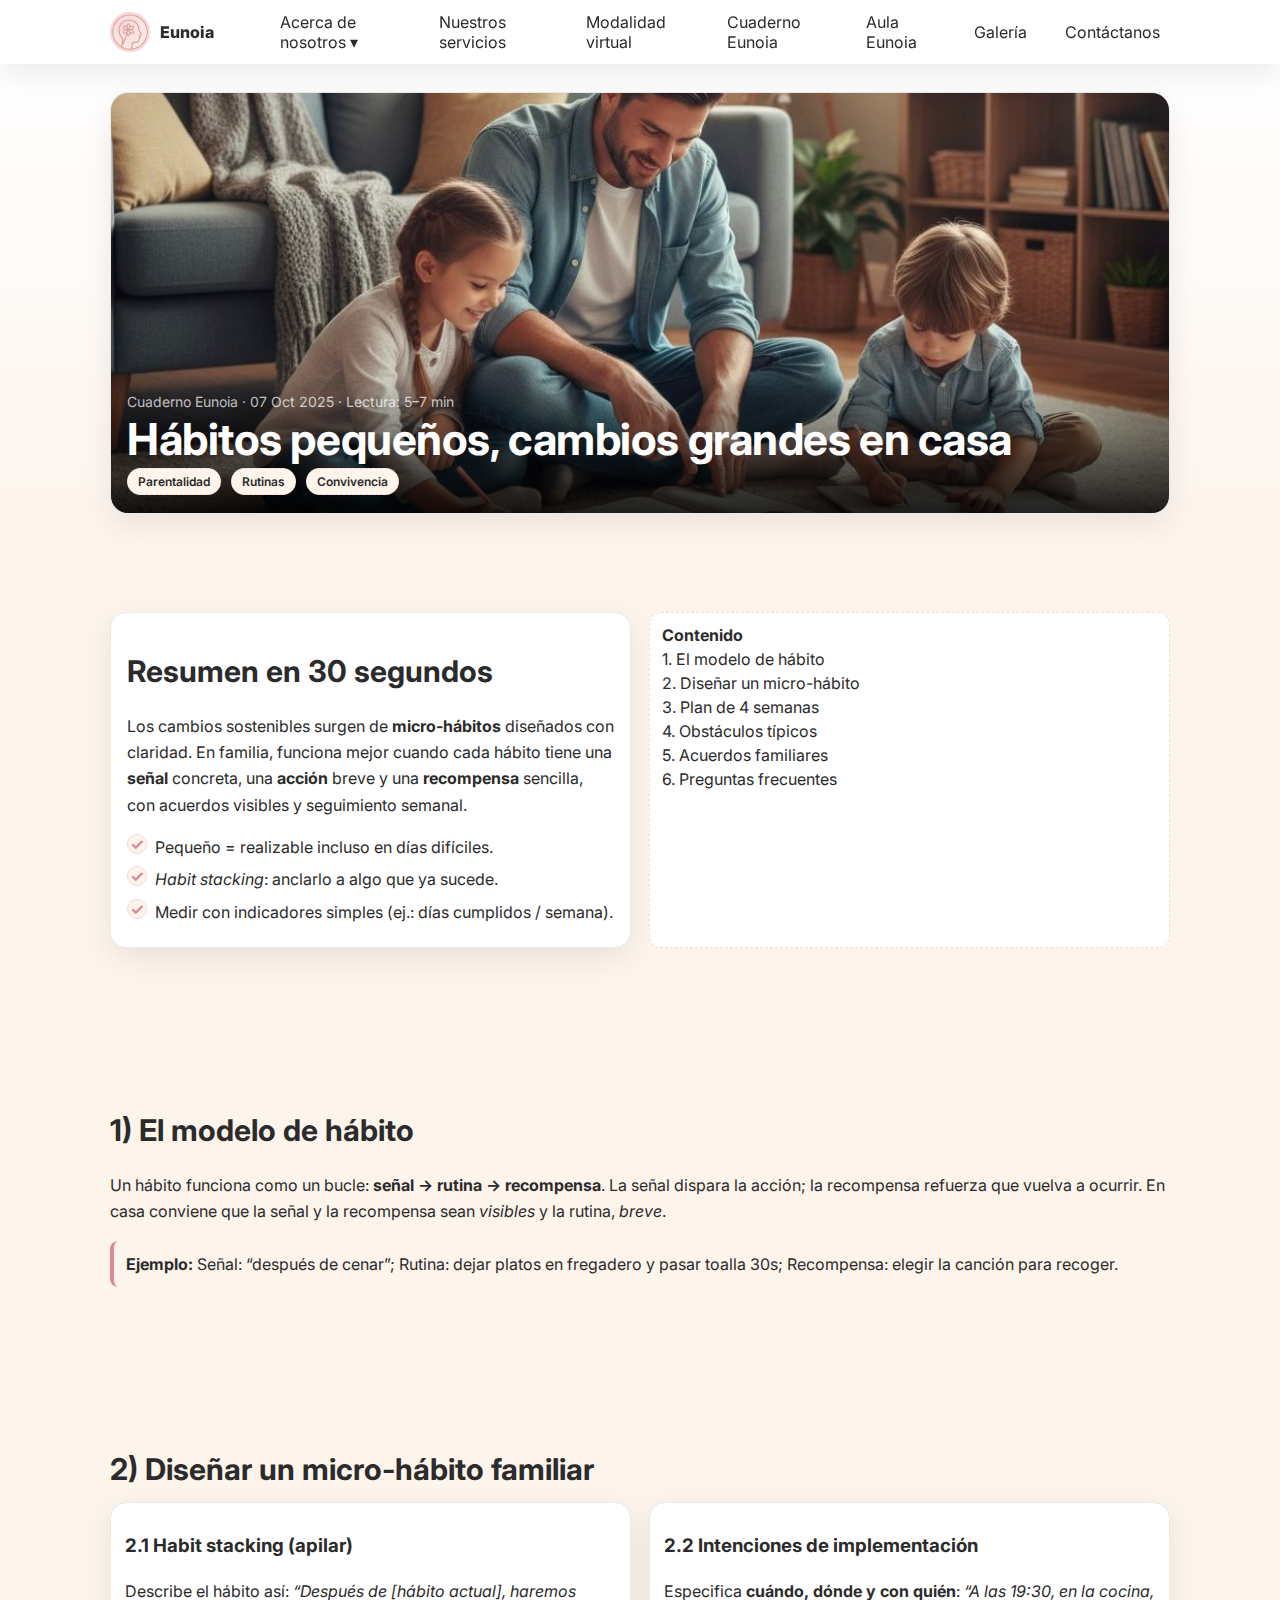
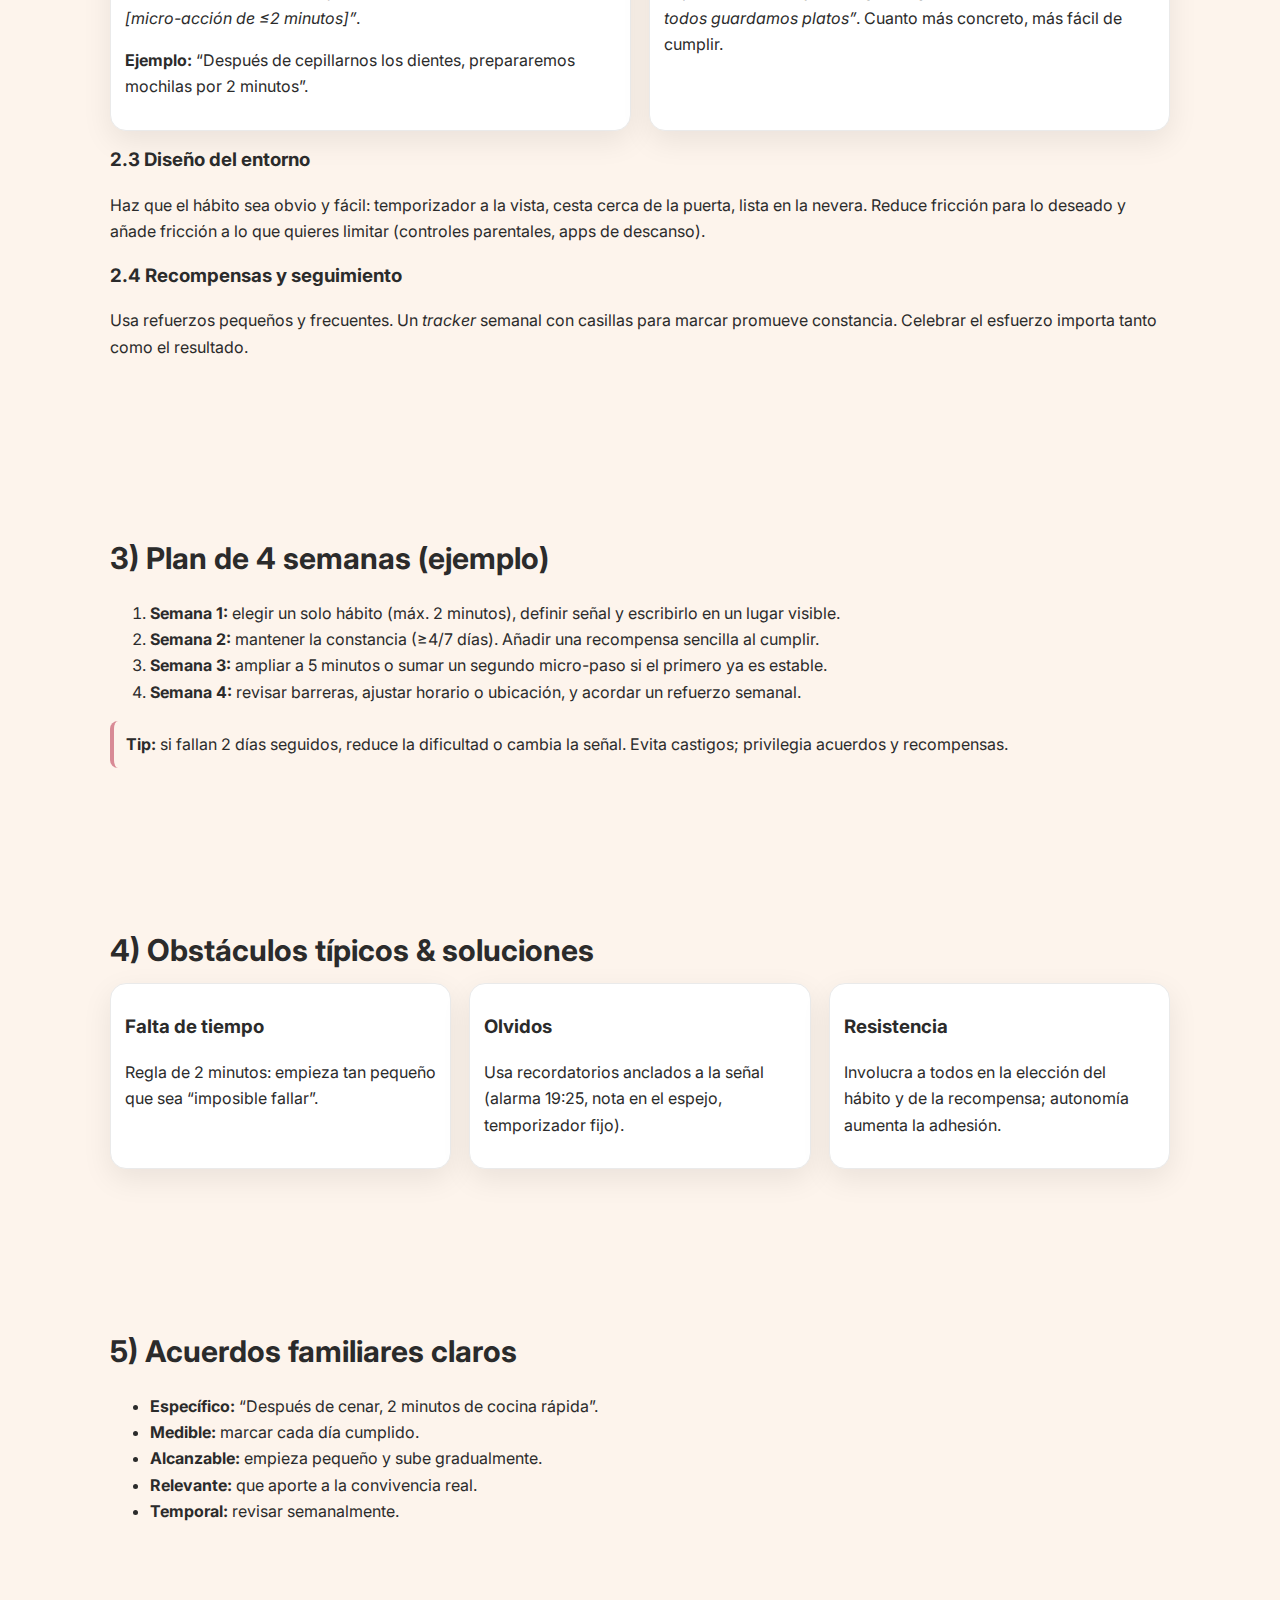
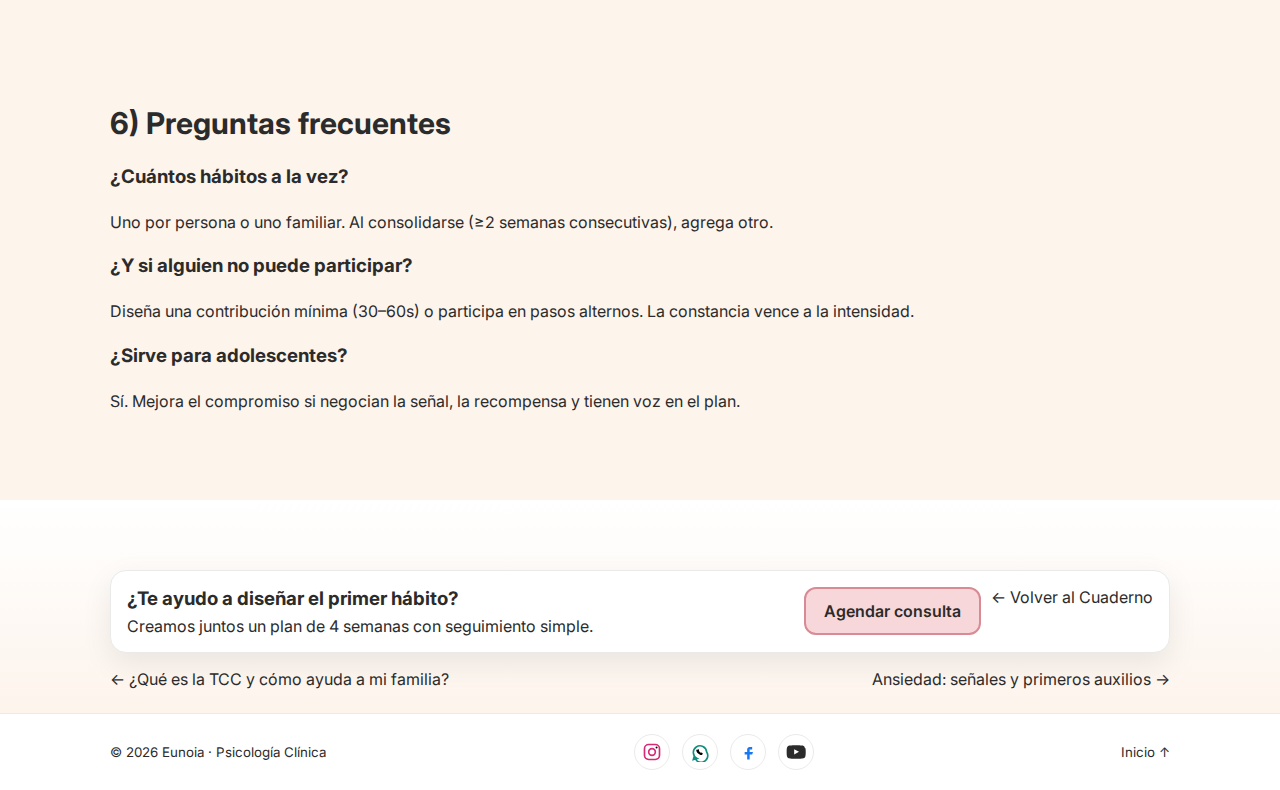
<file: post-habitos-pequenos.html>
<!DOCTYPE html>
<html lang="es">
<head>
  <meta charset="utf-8" />
  <meta name="viewport" content="width=device-width, initial-scale=1" />
  <title>Hábitos pequeños, cambios grandes en casa — Cuaderno Eunoia</title>
  <meta name="description" content="Cómo diseñar micro-hábitos familiares: habit stacking, intenciones de implementación y acuerdos claros para mejorar la convivencia. Guía práctica paso a paso." />
  <link rel="preconnect" href="https://fonts.googleapis.com">
  <link rel="preconnect" href="https://fonts.gstatic.com" crossorigin>
  <link href="https://fonts.googleapis.com/css2?family=Inter:wght@300;400;600;800&display=swap" rel="stylesheet">
  <link rel="stylesheet" href="assets/style.css" />
  <style>
    /* Complementos mínimos por si hicieran falta en style.css */
    :root{ --rosa:#F8D7DA; --beige:#FDF4EC; --blanco:#FFFFFF; --gris:#EAEAEA; --acento:#d88a95; --shadow:0 10px 30px rgba(0,0,0,.08); --radius:16px; --maxw:1100px;}
    .section-inner{max-width:var(--maxw);margin:0 auto;padding:0 20px}
    .card{background:var(--blanco);border:1px solid var(--gris);border-radius:var(--radius);box-shadow:var(--shadow)}
    .prose{line-height:1.65}
    .prose h2{margin:18px 0 8px}
    .prose h3{margin:14px 0 6px}
    .meta{color:#666;font-size:14px}
    .hero-article{position:relative;overflow:hidden;border-radius:16px}
    .hero-article img{width:100%;height:clamp(240px,34vw,420px);object-fit:cover;display:block}
    .hero-article .overlay{position:absolute;left:0;right:0;bottom:0;padding:16px;background:linear-gradient(180deg, rgba(0,0,0,0) 0%, rgba(0,0,0,.6) 65%, rgba(0,0,0,.85) 100%);color:#fff}
    .pill{display:inline-block;background:var(--beige);border:1px dashed var(--rosa);border-radius:999px;padding:5px 10px;font-size:12px;margin-right:6px}
    .toc{background:var(--blanco);border:1px dashed var(--rosa);border-radius:12px;padding:12px}
    .toc a{display:block;margin:4px 0}
    .grid-2{display:grid;grid-template-columns:repeat(2,1fr);gap:18px}
    .grid-3{display:grid;grid-template-columns:repeat(3,1fr);gap:18px}
    @media (max-width:900px){.grid-2,.grid-3{grid-template-columns:1fr}}
    .note{border-left:4px solid var(--acento);padding:10px 12px;background:var(--beige);border-radius:8px}
    .checklist{list-style:none;padding-left:0;margin:0}
    .checklist li{display:flex;gap:8px;margin:6px 0}
    .check{width:20px;height:20px;border-radius:50%;border:1px solid var(--rosa);background:var(--beige);display:inline-flex;align-items:center;justify-content:center;color:var(--acento);font-weight:700;line-height:1}
    /* Header brand con foto */
    .brand-logo{width:40px;height:40px;border-radius:50%;background:radial-gradient(circle at 30% 30%, var(--rosa), var(--beige));border:2px solid var(--rosa);position:relative;overflow:hidden;flex-shrink:0}
    .brand-logo img{position:absolute;inset:0;width:100%;height:100%;object-fit:cover}
    .brand-logo::after{content:"";position:absolute;inset:0;background:radial-gradient(circle at 30% 30%, rgba(248,215,218,.35), rgba(253,244,236,.15))}
    /* Footer social */
    .footer-wrap{display:flex;justify-content:space-between;align-items:center;gap:12px;flex-wrap:wrap}
    .social{display:flex;gap:12px}
    .social a{display:inline-flex;align-items:center;justify-content:center;width:36px;height:36px;border-radius:999px;border:1px solid var(--gris);background:var(--blanco)}
    .social a:hover{box-shadow:var(--shadow)}
    .social .ig{color:#d62976}.social .wa{color:#128C7E}.social .fb{color:#1877F2}
    /* Navegación al final del post */
    .post-nav{display:flex;justify-content:space-between;gap:12px;flex-wrap:wrap;margin-top:16px}
    .post-nav a{display:inline-flex;align-items:center;gap:6px}
    /* === HERO responsive fix === */
    .hero-article .overlay h1{
      line-height: 1.05;
      letter-spacing: -0.01em;
      /* Tamaño cómodo en desktop/tablet */
      font-size: clamp(1.8rem, 2.2vw + 1rem, 3.2rem);
      text-wrap: balance;
      overflow-wrap: anywhere;
      hyphens: auto; /* funciona porque <html lang="es"> */
      margin: 6px 0;
    }

    /* Más aire dentro del overlay */
    .hero-article .overlay{
      padding: 18px 16px;
    }

    /* Ajustes específicos para móviles */
    @media (max-width: 600px){
      /* Reduce ligeramente la altura del hero para que quepa mejor el título */
      .hero-article img{
        height: clamp(220px, 48vw, 320px);
      }
      .hero-article .overlay{
        padding: 14px 14px calc(14px + env(safe-area-inset-bottom, 0)); /* respeta notch */
        background: linear-gradient(180deg, rgba(0,0,0,0) 0%, rgba(0,0,0,.65) 60%, rgba(0,0,0,.9) 100%);
      }
      .hero-article .overlay h1{
        /* Font más pequeño y controlado en móvil */
        font-size: clamp(1.35rem, 6.2vw, 2.05rem);
      }
      /* Pastillas más compactas para que no tapen el título */
      .hero-article .pill{ padding:4px 8px; font-size:11px; }
    }

    /* Un pelín más de radio para que no “corte” el texto en las esquinas */
    .hero-article{ border-radius: 18px; }
    /* ===== Meta (autor · fecha · tiempo) ===== */
    .meta{
      color:#7c7c7c;            /* más claro que antes */
    }

    /* Cuando la meta va sobre el overlay del héroe (sobre imagen) */
    .hero-article .overlay .meta{
      color:rgba(255,255,255,.72); /* sutil en blanco translúcido */
    }

    /* ===== Etiquetas / chips ===== */
    /* Pastillas usadas en los posts destacados */
    .pill{
      background: var(--beige);
      border: 1px dashed var(--rosa);
      color: #2b2b2b;          /* texto oscuro */
      font-weight: 600;
    }

    /* Chips genéricos (ej. “Psicología Clínica” del hero de inicio) */
    .tag{
      background: var(--beige);
      border: 1px solid var(--gris);
      color: #2b2b2b;          /* texto oscuro */
      font-weight: 600;
    }
  </style>
</head>
<body>

<!-- HEADER estándar -->
<header class="topbar" role="banner">
  <div class="container">
    <nav class="nav" role="navigation" aria-label="Principal" id="mainNav">
      <a href="index.html" class="brand">
        <span class="brand-logo"><img src="/assets/logo.png" alt="" aria-hidden="true"></span>
        <span>Eunoia</span>
      </a>
      <button class="hamburger" aria-label="Abrir menú" aria-expanded="false" aria-controls="menu">☰</button>
      <div class="nav-links" id="menu">
        <div class="dropdown" aria-expanded="false">
          <a href="acerca.html" class="dropdown-toggle" role="button" aria-haspopup="true" aria-expanded="false">Acerca de nosotros ▾</a>
          <div class="dropdown-menu" role="menu" aria-label="Submenú Acerca de nosotros">
            <a href="acerca.html#mision" role="menuitem">Misión</a>
            <a href="acerca.html#vision" role="menuitem">Visión</a>
            <a href="acerca.html#identidad" role="menuitem">Identidad profesional</a>
          </div>
        </div>
        <a href="servicios.html">Nuestros servicios</a>
        <a href="modalidad.html">Modalidad virtual</a>
        <a href="cuaderno-eunoia.html" aria-current="page">Cuaderno Eunoia</a>
        <a href="aula-eunoia.html">Aula Eunoia</a>
        <a href="galeria.html">Galería</a>
        <a href="contacto.html">Contáctanos</a>
      </div>
    </nav>
  </div>
</header>

<!-- HERO del artículo -->
<section style="background:linear-gradient(180deg,var(--blanco),var(--beige));padding:28px 0">
  <div class="section-inner">
    <article class="hero-article card">
      <img
        src="assets/galeria (11).jpeg"
        alt="Familia organizando micro-hábitos en casa"
        loading="lazy"
        onerror="this.onerror=null;this.src='https://picsum.photos/seed/habitos-familia/1600/900';"
      />
      <div class="overlay">
        <div class="meta">Cuaderno Eunoia · 07 Oct 2025 · Lectura: 5–7 min</div>
        <h1 style="margin:6px 0">Hábitos pequeños, cambios grandes en casa</h1>
        <div>
          <span class="pill">Parentalidad</span>
          <span class="pill">Rutinas</span>
          <span class="pill">Convivencia</span>
        </div>
      </div>
    </article>
  </div>
</section>

<!-- Índice y resumen -->
<section>
  <div class="section-inner">
    <div class="grid-2">
      <div class="card prose" style="padding:16px">
        <h2>Resumen en 30 segundos</h2>
        <p>Los cambios sostenibles surgen de <strong>micro-hábitos</strong> diseñados con claridad. En familia, funciona mejor cuando cada hábito tiene una <strong>señal</strong> concreta, una <strong>acción</strong> breve y una <strong>recompensa</strong> sencilla, con acuerdos visibles y seguimiento semanal.</p>
        <ul class="checklist">
          <li><span class="check">✓</span><span>Pequeño = realizable incluso en días difíciles.</span></li>
          <li><span class="check">✓</span><span><em>Habit stacking</em>: anclarlo a algo que ya sucede.</span></li>
          <li><span class="check">✓</span><span>Medir con indicadores simples (ej.: días cumplidos / semana).</span></li>
        </ul>
      </div>
      <aside class="toc">
        <strong>Contenido</strong>
        <a href="#modelo">1. El modelo de hábito</a>
        <a href="#diseno">2. Diseñar un micro-hábito</a>
        <a href="#semana">3. Plan de 4 semanas</a>
        <a href="#obstaculos">4. Obstáculos típicos</a>
        <a href="#acuerdos">5. Acuerdos familiares</a>
        <a href="#faqs">6. Preguntas frecuentes</a>
      </aside>
    </div>
  </div>
</section>

<!-- Cuerpo del artículo -->
<section id="modelo">
  <div class="section-inner prose">
    <h2>1) El modelo de hábito</h2>
    <p>Un hábito funciona como un bucle: <strong>señal → rutina → recompensa</strong>. La señal dispara la acción; la recompensa refuerza que vuelva a ocurrir. En casa conviene que la señal y la recompensa sean <em>visibles</em> y la rutina, <em>breve</em>.</p>
    <div class="note"><strong>Ejemplo:</strong> Señal: “después de cenar”; Rutina: dejar platos en fregadero y pasar toalla 30s; Recompensa: elegir la canción para recoger.</div>
  </div>
</section>

<section id="diseno">
  <div class="section-inner prose">
    <h2>2) Diseñar un micro-hábito familiar</h2>
    <div class="grid-2">
      <div class="card" style="padding:14px">
        <h3>2.1 Habit stacking (apilar)</h3>
        <p>Describe el hábito así: <em>“Después de [hábito actual], haremos [micro-acción de ≤2 minutos]”</em>.</p>
        <p><strong>Ejemplo:</strong> “Después de cepillarnos los dientes, prepararemos mochilas por 2 minutos”.</p>
      </div>
      <div class="card" style="padding:14px">
        <h3>2.2 Intenciones de implementación</h3>
        <p>Especifica <strong>cuándo, dónde y con quién</strong>: <em>“A las 19:30, en la cocina, todos guardamos platos”</em>. Cuanto más concreto, más fácil de cumplir.</p>
      </div>
    </div>

    <h3>2.3 Diseño del entorno</h3>
    <p>Haz que el hábito sea obvio y fácil: temporizador a la vista, cesta cerca de la puerta, lista en la nevera. Reduce fricción para lo deseado y añade fricción a lo que quieres limitar (controles parentales, apps de descanso).</p>

    <h3>2.4 Recompensas y seguimiento</h3>
    <p>Usa refuerzos pequeños y frecuentes. Un <em>tracker</em> semanal con casillas para marcar promueve constancia. Celebrar el esfuerzo importa tanto como el resultado.</p>
  </div>
</section>

<section id="semana">
  <div class="section-inner prose">
    <h2>3) Plan de 4 semanas (ejemplo)</h2>
    <ol>
      <li><strong>Semana 1:</strong> elegir un solo hábito (máx. 2 minutos), definir señal y escribirlo en un lugar visible.</li>
      <li><strong>Semana 2:</strong> mantener la constancia (≥4/7 días). Añadir una recompensa sencilla al cumplir.</li>
      <li><strong>Semana 3:</strong> ampliar a 5 minutos o sumar un segundo micro-paso si el primero ya es estable.</li>
      <li><strong>Semana 4:</strong> revisar barreras, ajustar horario o ubicación, y acordar un refuerzo semanal.</li>
    </ol>
    <div class="note"><strong>Tip:</strong> si fallan 2 días seguidos, reduce la dificultad o cambia la señal. Evita castigos; privilegia acuerdos y recompensas.</div>
  </div>
</section>

<section id="obstaculos">
  <div class="section-inner prose">
    <h2>4) Obstáculos típicos & soluciones</h2>
    <div class="grid-3">
      <div class="card" style="padding:14px">
        <h3>Falta de tiempo</h3>
        <p>Regla de 2 minutos: empieza tan pequeño que sea “imposible fallar”.</p>
      </div>
      <div class="card" style="padding:14px">
        <h3>Olvidos</h3>
        <p>Usa recordatorios anclados a la señal (alarma 19:25, nota en el espejo, temporizador fijo).</p>
      </div>
      <div class="card" style="padding:14px">
        <h3>Resistencia</h3>
        <p>Involucra a todos en la elección del hábito y de la recompensa; autonomía aumenta la adhesión.</p>
      </div>
    </div>
  </div>
</section>

<section id="acuerdos">
  <div class="section-inner prose">
    <h2>5) Acuerdos familiares claros</h2>
    <ul>
      <li><strong>Específico:</strong> “Después de cenar, 2 minutos de cocina rápida”.</li>
      <li><strong>Medible:</strong> marcar cada día cumplido.</li>
      <li><strong>Alcanzable:</strong> empieza pequeño y sube gradualmente.</li>
      <li><strong>Relevante:</strong> que aporte a la convivencia real.</li>
      <li><strong>Temporal:</strong> revisar semanalmente.</li>
    </ul>
  </div>
</section>

<section id="faqs">
  <div class="section-inner prose">
    <h2>6) Preguntas frecuentes</h2>
    <h3>¿Cuántos hábitos a la vez?</h3>
    <p>Uno por persona o uno familiar. Al consolidarse (≥2 semanas consecutivas), agrega otro.</p>
    <h3>¿Y si alguien no puede participar?</h3>
    <p>Diseña una contribución mínima (30–60s) o participa en pasos alternos. La constancia vence a la intensidad.</p>
    <h3>¿Sirve para adolescentes?</h3>
    <p>Sí. Mejora el compromiso si negocian la señal, la recompensa y tienen voz en el plan.</p>
  </div>
</section>

<!-- CTA final del post -->
<section style="background:linear-gradient(180deg,var(--blanco),var(--beige));padding-bottom:24px">
  <div class="section-inner">
    <div class="card" style="padding:16px;display:flex;align-items:center;justify-content:space-between;gap:12px;flex-wrap:wrap">
      <div>
        <h3 style="margin:0 0 6px">¿Te ayudo a diseñar el primer hábito?</h3>
        <p style="margin:0">Creamos juntos un plan de 4 semanas con seguimiento simple.</p>
      </div>
      <div style="display:flex;gap:10px;flex-wrap:wrap">
        <a class="cta" href="contacto.html">Agendar consulta</a>
        <a class="btn-secondary" href="cuaderno-eunoia.html">← Volver al Cuaderno</a>
      </div>
    </div>

    <div class="post-nav">
      <a href="post-terapia-cognitivo-conductual.html">← ¿Qué es la TCC y cómo ayuda a mi familia?</a>
      <a href="post-ansiedad-senales.html">Ansiedad: señales y primeros auxilios →</a>
    </div>
  </div>
</section>

<!-- FOOTER estándar con redes -->
<footer>
  <div class="container footer-wrap">
    <small>© <span id="year"></span> Eunoia · Psicología Clínica</small>
    <div class="social" aria-label="Redes sociales">
      <a class="ig" href="https://instagram.com/" target="_blank" rel="noopener" aria-label="Instagram">
        <svg viewBox="0 0 24 24" width="20" height="20" aria-hidden="true"><rect x="3" y="3" width="18" height="18" rx="5" fill="none" stroke="currentColor" stroke-width="2"/><circle cx="12" cy="12" r="4" fill="none" stroke="currentColor" stroke-width="2"/><circle cx="17.5" cy="6.5" r="1.2"/></svg>
      </a>
      <a class="wa" href="https://wa.me/50248450429" target="_blank" rel="noopener" aria-label="WhatsApp">
        <svg viewBox="0 0 24 24" width="20" height="20" aria-hidden="true"><path d="M20 12a8 8 0 1 1-14.7 4.6L4 21l4.5-1.2A8 8 0 1 1 20 12Z" fill="none" stroke="currentColor" stroke-width="2"/><path d="M8.5 9.5c.4-1 1.2-1 1.6-.9.3.1.6.6.7.8.2.4.1.6 0 .8-.1.1-.2.3 0 .6.2.4.9 1.6 2.1 2.1.3.1.5 0 .6 0 .2-.1.4-.3.8 0 .3.2.8.4.9.7.1.3 0 1.1-.6 1.6-.6.4-1.3.5-2.1.3-1.8-.4-3.9-2.4-4.5-3.7-.4-.8-.5-1.4-.5-1.8 0-.5.2-.9.4-1.1Z"/></svg>
      </a>
      <a class="fb" href="https://www.facebook.com/ashlee.ybarra.92" target="_blank" rel="noopener" aria-label="Facebook">
        <svg viewBox="0 0 24 24" width="20" height="20" aria-hidden="true"><path d="M14 9h3V6h-3c-1.7 0-3 1.3-3 3v3H8v3h3v6h3v-6h3l1-3h-4V9c0-.6.4-1 1-1Z" fill="currentColor"/></svg>
      </a>
      <a class="yt" href="https://www.youtube.com/@ashleeepadilla25" target="_blank" rel="noopener" aria-label="YouTube">
        <svg viewBox="0 0 24 24" width="22" height="22" aria-hidden="true"><path d="M21.8 8s-.2-1.5-.8-2.1c-.8-.8-1.6-.8-2-1C16.7 4.5 12 4.5 12 4.5h-.1s-4.7 0-7 0.4c-.4.2-1.2.2-2 1C2.2 6.5 2 8 2 8S1.8 9.7 1.8 11.3v1.3c0 1.6.2 3.3.2 3.3s.2 1.5.8 2.1c.8.8 1.9.8 2.4 1 1.8.2 7 .4 7 .4s4.7 0 7-.4c.4-.2 1.6-.2 2.4-1 .6-.6.8-2.1.8-2.1s.2-1.6.2-3.3v-1.3c0-1.6-.2-3.3-.2-3.3zM10 14.7V8.9l5.3 2.9-5.3 2.9z" fill="currentColor"/></svg>
      </a>
    </div>
    <small><a href="index.html">Inicio ↑</a></small>
  </div>
</footer>

<script src="assets/script.js"></script>
</body>
</html>
</file>
<file: assets/style.css>
:root{
  --rosa: #F8D7DA;
  --beige: #FDF4EC;
  --blanco: #FFFFFF;
  --gris: #EAEAEA;
  --texto: #2b2b2b;
  --acento: #d88a95;
  --shadow: 0 10px 30px rgba(0,0,0,.08);
  --radius: 16px;
  --maxw: 1100px;
}
*{box-sizing:border-box}
html{scroll-behavior:smooth}
body{margin:0;font-family:Inter,system-ui,-apple-system,Segoe UI,Roboto,Arial,sans-serif;color:var(--texto);background:var(--beige)}
a{color:inherit;text-decoration:none}
img{max-width:100%;display:block}

/* Top bar */
.topbar{position:sticky;top:0;z-index:50;background:var(--blanco);box-shadow:var(--shadow)}
.container{max-width:var(--maxw);margin:0 auto;padding:0 20px}
.nav{display:flex;align-items:center;justify-content:flex-start;gap:56px;height:64px}
.brand{display:flex;align-items:center;gap:10px;font-weight:800}
.brand-logo{width:36px;height:36px;border-radius:50%;background:radial-gradient(circle at 30% 30%, var(--rosa), var(--beige));border:2px solid var(--rosa)}
.nav-links{display:flex;gap:18px;align-items:center}
.nav-links a{padding:8px 10px;border-radius:10px}
.nav-links a:hover{background:var(--gris)}

/* Dropdown */
.dropdown{position:relative}
.dropdown-toggle{display:flex;align-items:center;gap:6px}
.dropdown-menu{position:absolute;top:44px;left:0;background:var(--blanco);border:1px solid var(--gris);border-radius:12px;box-shadow:var(--shadow);padding:8px;display:none;min-width:260px}
.dropdown-menu a{display:block;padding:10px;border-radius:8px}
.dropdown-menu a:hover{background:var(--gris)}
.dropdown[aria-expanded="true"] .dropdown-menu{display:block}

/* Mobile */
.hamburger{display:none;border:0;background:transparent;font-size:24px}
@media (max-width: 900px){
  .nav-links{display:none}
  .nav[aria-expanded="true"] .nav-links{display:flex;flex-direction:column;align-items:flex-start;gap:8px;position:absolute;top:64px;left:0;right:0;background:var(--blanco);padding:16px;border-bottom:1px solid var(--gris)}
  .dropdown-menu{position:static;border:none;box-shadow:none;padding:0;margin-left:12px}
  .hamburger{display:block}
}

/* Sections & components */
section{padding:70px 20px}
section .section-inner{max-width:var(--maxw);margin:0 auto}
h1{font-size:42px;margin:0 0 12px}
h2{font-size:30px;margin:0 0 18px}
.lead{color:#4a4a4a}
.card{background:var(--blanco);border:1px solid var(--gris);border-radius:var(--radius);box-shadow:var(--shadow)}
.grid-3{display:grid;grid-template-columns:repeat(3,1fr);gap:18px}
.grid-2{display:grid;grid-template-columns:repeat(2,1fr);gap:18px}
@media (max-width: 900px){.grid-3,.grid-2{grid-template-columns:1fr}}

.cta{display:inline-block;background:var(--rosa);padding:12px 18px;border-radius:12px;border:2px solid var(--acento);font-weight:600}
.tag{display:inline-block;background:var(--beige);border:1px dashed var(--rosa);padding:6px 10px;border-radius:999px;font-size:12px}
footer{background:var(--blanco);border-top:1px solid var(--gris);padding:20px}

/* Hero (compact) */
.hero{background:linear-gradient(180deg, var(--blanco), var(--beige));padding:32px 20px}
.hero .inner{max-width:var(--maxw);margin:0 auto;display:grid;grid-template-columns:1.1fr .9fr;gap:18px;align-items:center}
.hero h1{font-size:34px;line-height:1.12;margin:0 0 8px}
.hero p{font-size:16px;margin:0 0 12px}
.hero .card img{max-height:260px;object-fit:cover;border-radius:12px}
@media (max-width: 900px){.hero .inner{grid-template-columns:1fr}}

/* Services visuals */
.service img{border-top-left-radius:16px;border-top-right-radius:16px;aspect-ratio:16/9;object-fit:cover}
.service{padding:0}
.service h3,.service p{padding:0 14px 8px}

/* Acerca storytelling helpers */
.stat small{color:#666}
@media (max-width:900px){#acerca .grid-3>.card{margin-bottom:6px}}

/* Icon badge for Misión & Visión */
.icon-badge{width:36px;height:36px;min-width:36px;display:inline-flex;align-items:center;justify-content:center;border-radius:999px;background:var(--beige);border:1px solid var(--rosa);color:var(--acento);}
#mision-vision h2{margin-bottom:8px}
#mision-vision .card p{margin:6px 0 0}
</file>
